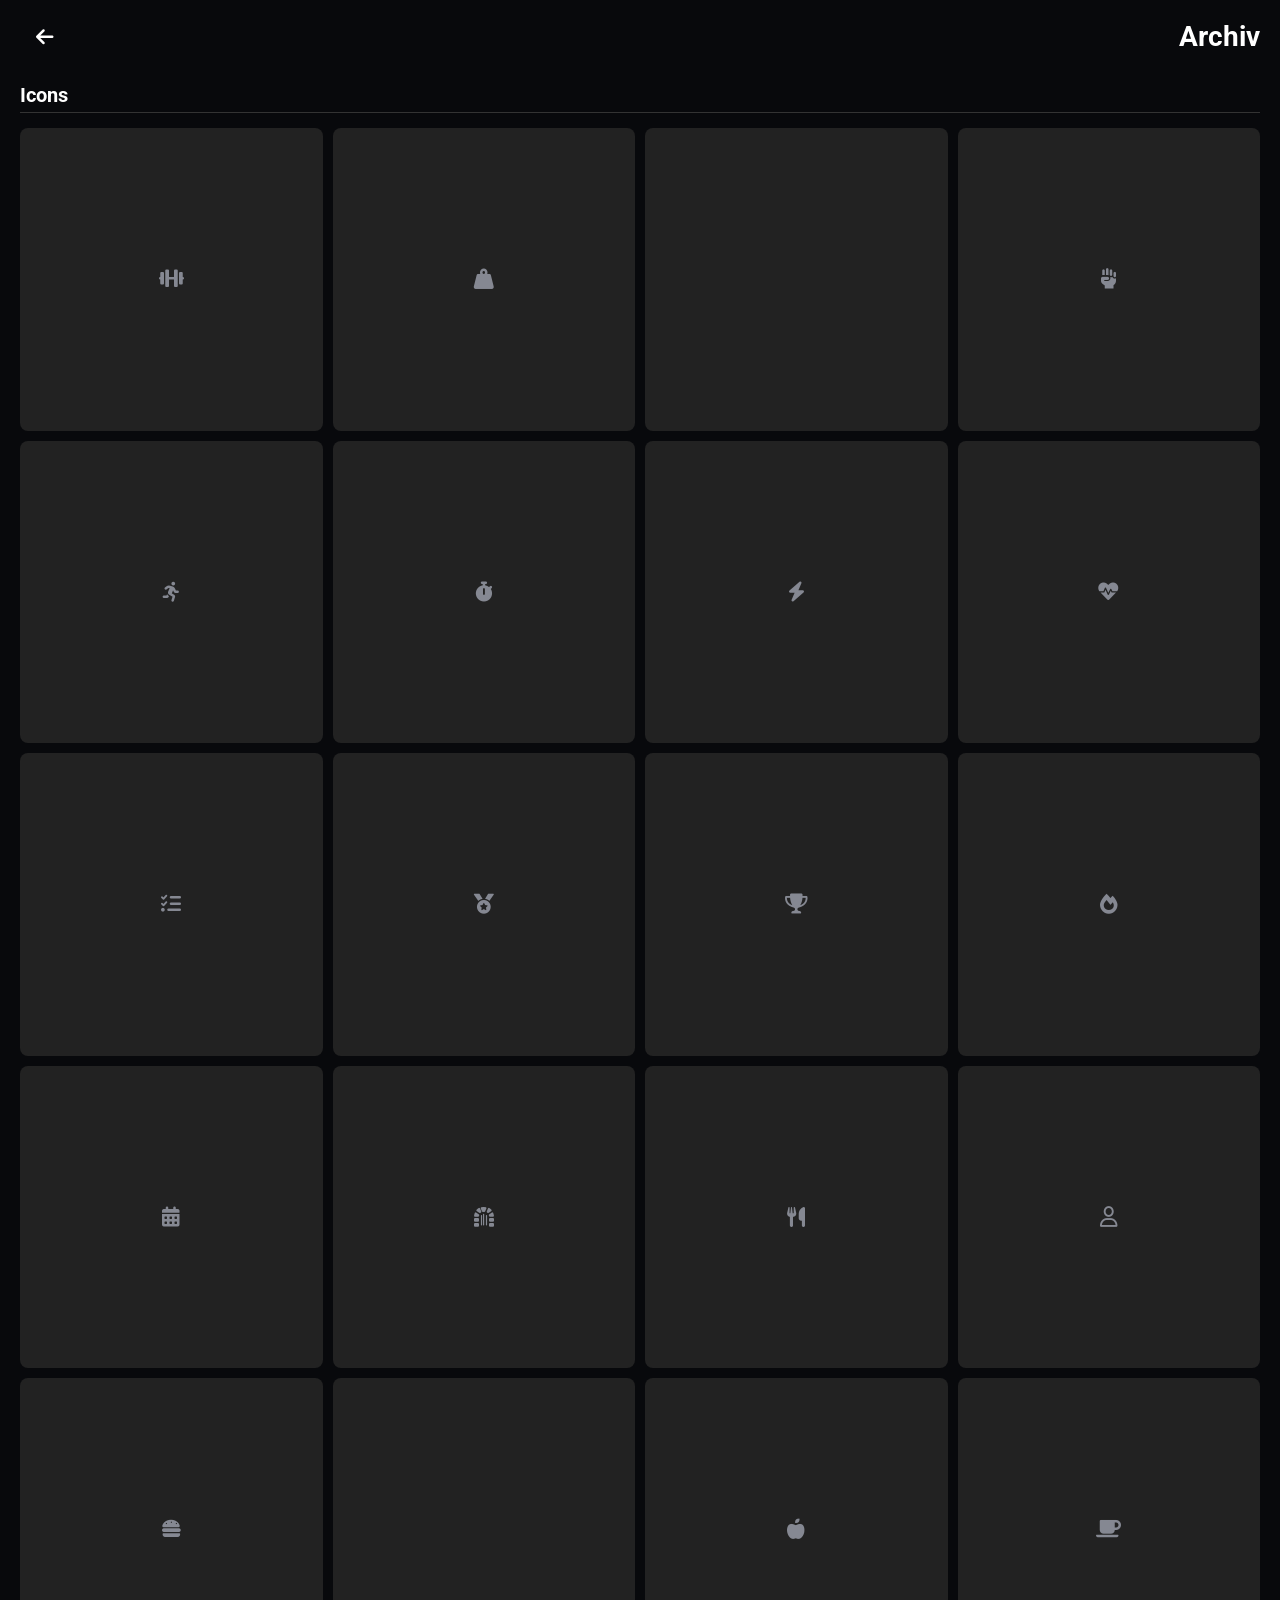
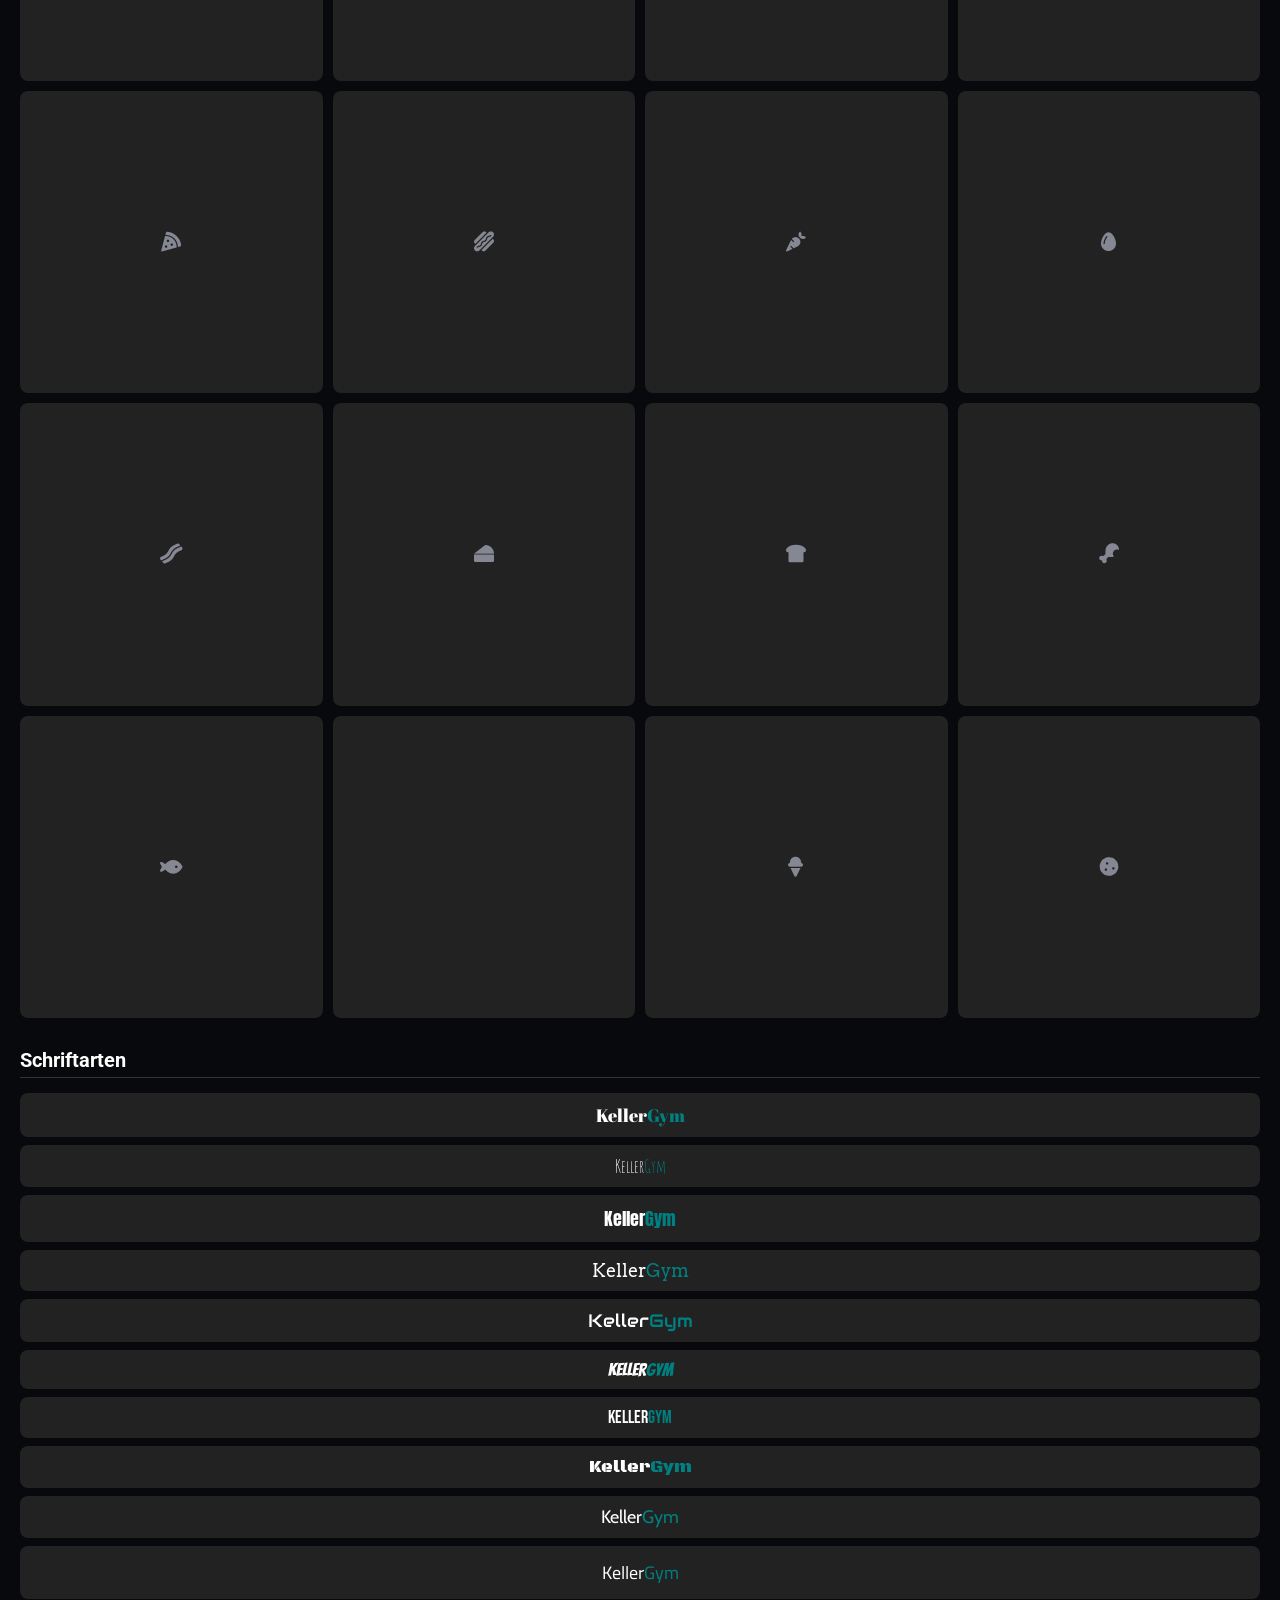
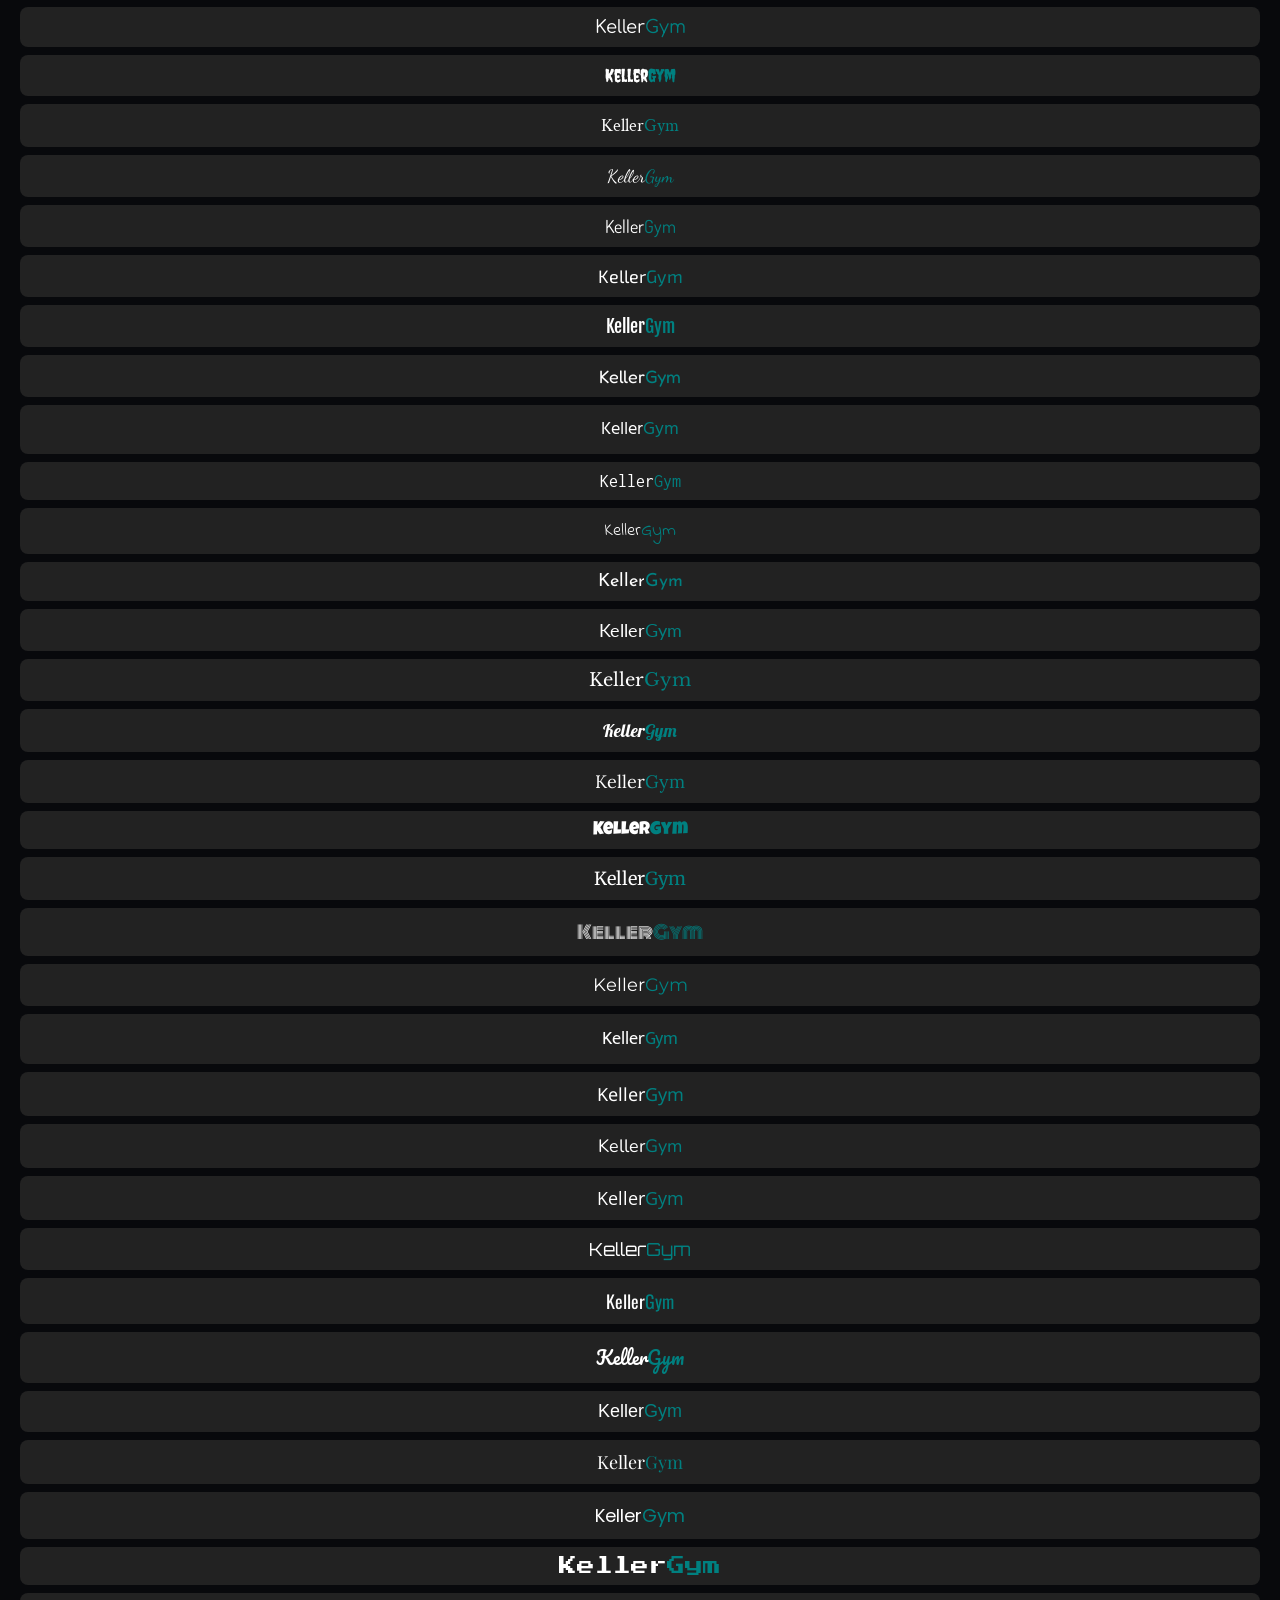
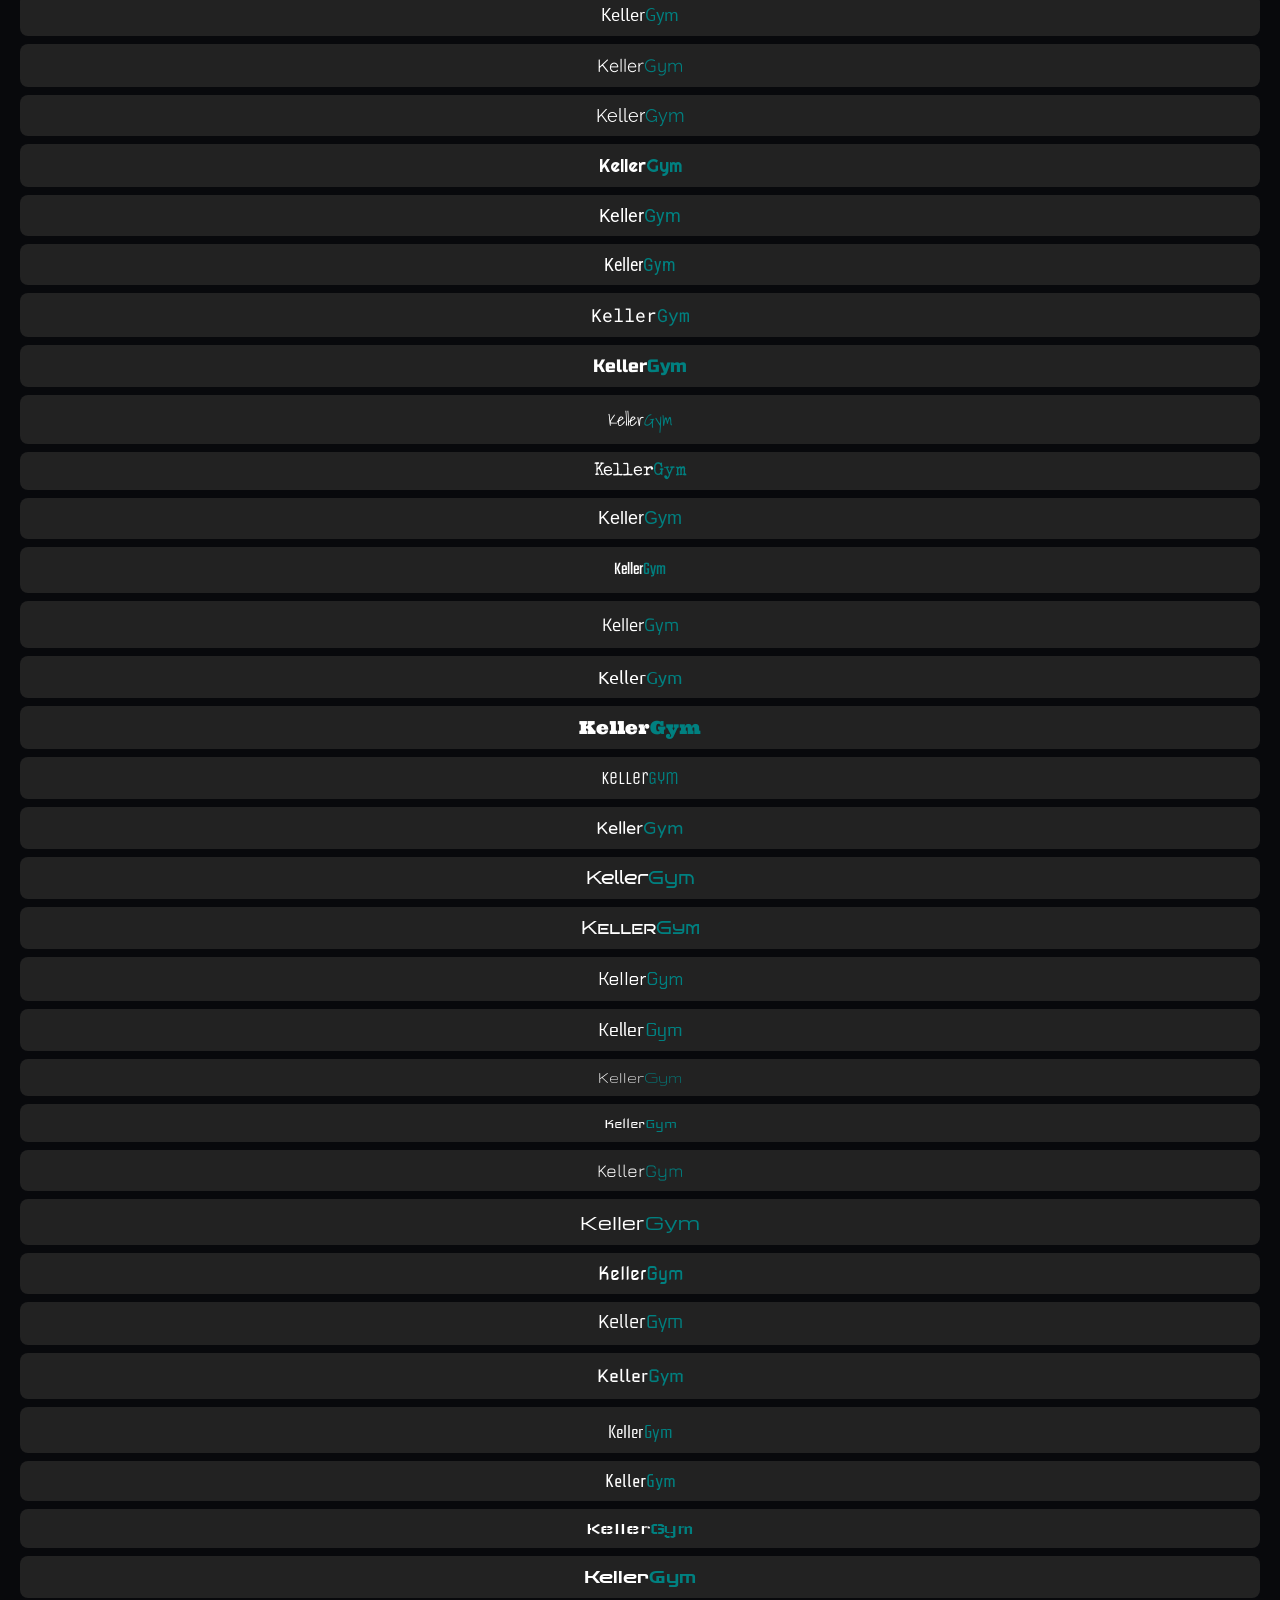
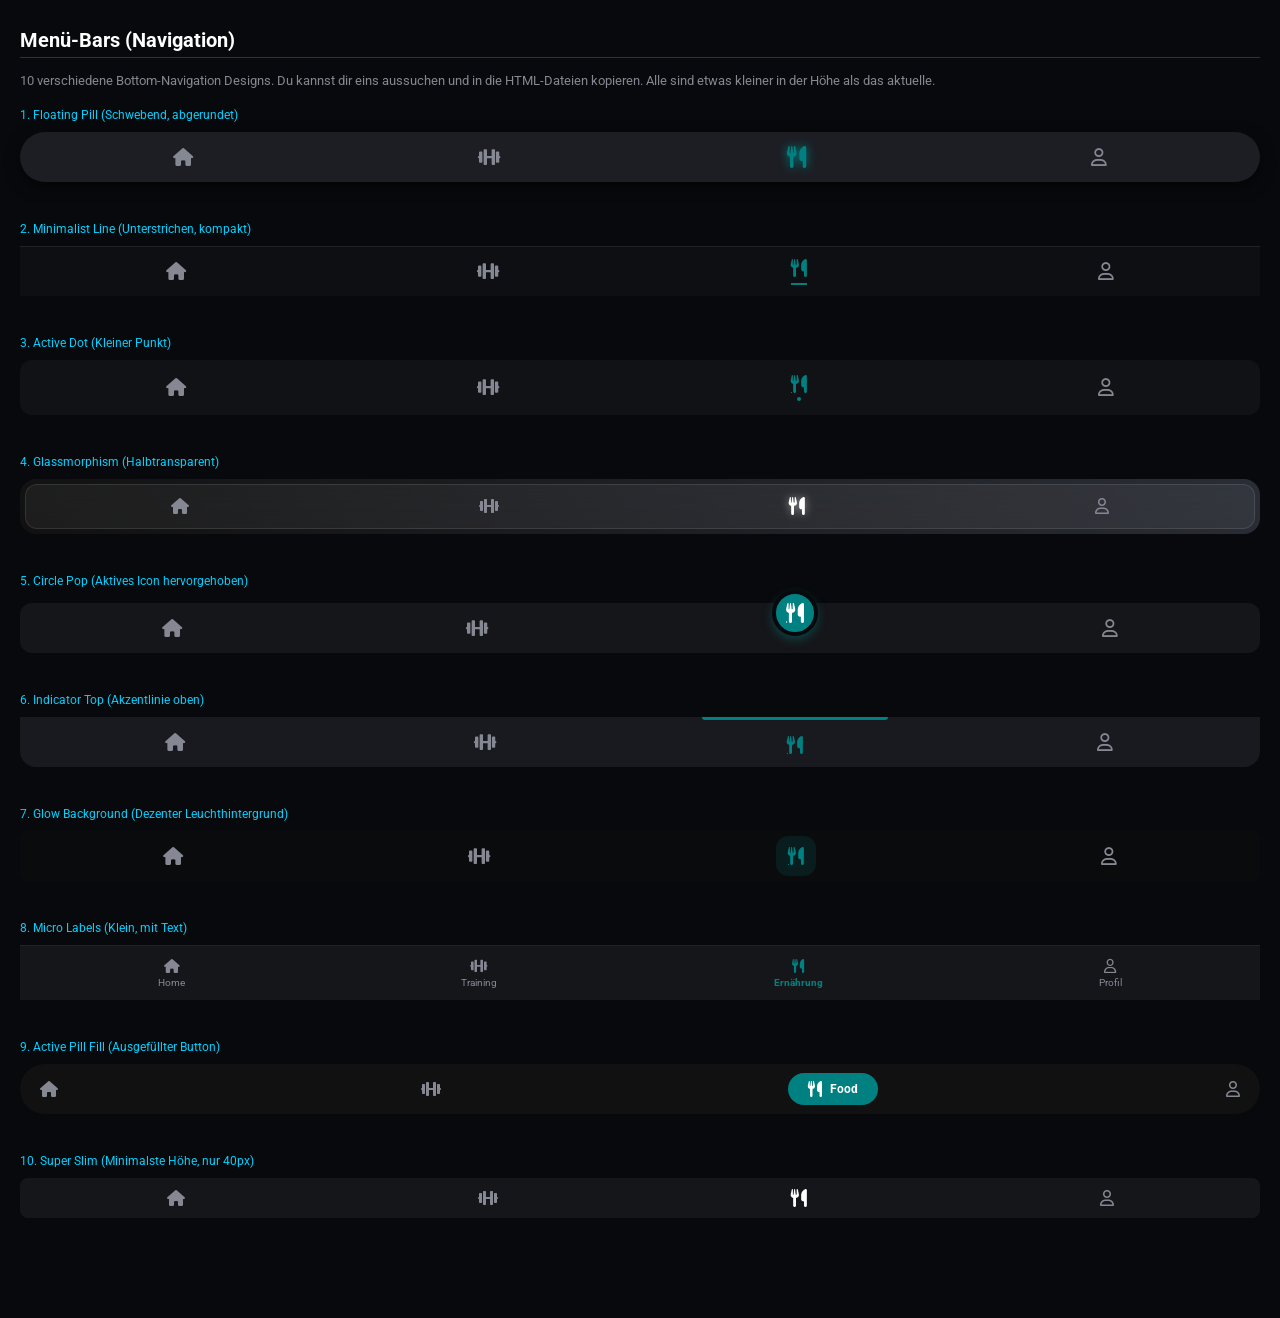
<file: archive.html>
<!DOCTYPE html>
<html lang="de">
<head>
    <meta charset="UTF-8">
    <meta name="viewport" content="width=device-width, initial-scale=1.0, maximum-scale=1.0, user-scalable=no">
    <title>KellerGym - Archiv</title>
    <link rel="stylesheet" href="style.css">
    <link href="https://cdnjs.cloudflare.com/ajax/libs/font-awesome/6.0.0/css/all.min.css" rel="stylesheet">
    <!-- Font Imports for Preview -->
    <link rel="preconnect" href="https://fonts.googleapis.com">
    <link rel="preconnect" href="https://fonts.gstatic.com" crossorigin>
    <link href="https://fonts.googleapis.com/css2?family=Abril+Fatface&family=Amatic+SC:wght@700&family=Anton&family=Arvo:wght@700&family=Audiowide&family=Bangers&family=Bebas+Neue&family=Black+Ops+One&family=Cabin:wght@700&family=Cairo:wght@900&family=Comfortaa:wght@700&family=Creepster&family=Crimson+Text:wght@700&family=Dancing+Script:wght@700&family=Dosis:wght@800&family=Exo+2:wght@900&family=Fjalla+One&family=Fredoka+One&family=Hind:wght@700&family=Inconsolata:wght@900&family=Indie+Flower&family=Josefin+Sans:wght@700&family=Lato:wght@900&family=Libre+Baskerville:wght@700&family=Lobster&family=Lora:wght@700&family=Luckiest+Guy&family=Merriweather:wght@900&family=Monoton&family=Montserrat:wght@900&family=Mukta:wght@800&family=Noto+Sans:wght@900&family=Nunito:wght@900&family=Open+Sans:wght@800&family=Orbitron:wght@900&family=Oswald:wght@700&family=Pacifico&family=Permanent+Marker&family=Playfair+Display:wght@900&family=Poppins:wght@900&family=Press+Start+2P&family=PT+Sans:wght@700&family=Quicksand:wght@700&family=Raleway:wght@900&family=Righteous&family=Roboto:wght@900&family=Roboto+Condensed:wght@700&family=Roboto+Mono:wght@700&family=Russo+One&family=Shadows+Into+Light&family=Special+Elite&family=Syncopate:wght@700&family=Teko:wght@700&family=Titillium+Web:wght@900&family=Ubuntu:wght@700&family=Ultra&family=Unica+One&family=Varela+Round&family=Bruno+Ace&family=Bruno+Ace+SC&family=Chakra+Petch:wght@700&family=Electrolize&family=Gruppo&family=Iceland&family=Jura:wght@700&family=Michroma&family=Nova+Square&family=Oxanium:wght@700&family=Quantico:wght@700&family=Rationale&family=Share+Tech&family=Wallpoet&family=Zen+Dots&display=swap" rel="stylesheet">

    <style>
        body { 
            padding: 20px; 
            padding-bottom: 50px;
            overflow-y: auto !important; /* Enable scrolling */
            height: auto !important;
            display: block !important;
        }
        
        .section-header {
            font-size: 20px;
            font-weight: 700;
            margin-bottom: 15px;
            color: #fff;
            border-bottom: 1px solid #333;
            padding-bottom: 5px;
            margin-top: 30px;
        }

        /* Font & Icon Grid */
        .misc-grid {
            display: grid;
            grid-template-columns: repeat(4, 1fr);
            gap: 10px;
            margin-bottom: 20px;
        }
        .misc-item {
            background: #222;
            border-radius: 8px;
            aspect-ratio: 1;
            display: flex;
            align-items: center;
            justify-content: center;
            font-size: 20px;
            color: var(--text-mute);
        }
        
        .font-list-prof {
            display: flex;
            flex-direction: column;
            gap: 8px;
        }
        .font-item-prof {
            background: #222;
            padding: 10px;
            border-radius: 8px;
            font-size: 18px;
            text-align: center;
        }
    </style>
</head>
<body>

    <div class="header-row" style="display:flex; align-items:center; gap:20px; margin-bottom:20px;">
        <a href="profile.html" class="nav-icon" style="text-decoration:none; color:white; font-size:20px;"><i class="fa-solid fa-arrow-left"></i></a>
        <h1 style="margin:0;">Archiv</h1>
    </div>

    <!-- Icons -->
    <div class="section-header">Icons</div>
    <div class="misc-grid">
        <div class="misc-item" title="Dumbbell"><i class="fa-solid fa-dumbbell"></i></div>
        <div class="misc-item" title="Weight"><i class="fa-solid fa-weight-hanging"></i></div>
        <div class="misc-item" title="Person Lifting"><i class="fa-solid fa-person-lifting-weights"></i></div>
        <div class="misc-item" title="Hand Fist"><i class="fa-solid fa-hand-fist"></i></div>
        <div class="misc-item" title="Running"><i class="fa-solid fa-person-running"></i></div>
        <div class="misc-item" title="Stopwatch"><i class="fa-solid fa-stopwatch"></i></div>
        <div class="misc-item" title="Bolt"><i class="fa-solid fa-bolt"></i></div>
        <div class="misc-item" title="Heart Pulse"><i class="fa-solid fa-heart-pulse"></i></div>
        <div class="misc-item" title="List Check"><i class="fa-solid fa-list-check"></i></div>
        <div class="misc-item" title="Medal"><i class="fa-solid fa-medal"></i></div>
        <div class="misc-item" title="Trophy"><i class="fa-solid fa-trophy"></i></div>
        <div class="misc-item" title="Fire"><i class="fa-solid fa-fire"></i></div>
        <div class="misc-item" title="Calendar"><i class="fa-solid fa-calendar-days"></i></div>
        <div class="misc-item" title="Dungeon"><i class="fa-solid fa-dungeon"></i></div>
        <div class="misc-item" title="Utensils"><i class="fa-solid fa-utensils"></i></div>
        <div class="misc-item" title="User"><i class="fa-regular fa-user"></i></div>
        
        <!-- Essen / Mahlzeiten Icons -->
        <div class="misc-item" title="Burger"><i class="fa-solid fa-burger"></i></div>
        <div class="misc-item" title="Bowl Rice"><i class="fa-solid fa-bowl-rice"></i></div>
        <div class="misc-item" title="Apple Whole"><i class="fa-solid fa-apple-whole"></i></div>
        <div class="misc-item" title="Mug Saucer"><i class="fa-solid fa-mug-saucer"></i></div>
        <div class="misc-item" title="Pizza Slice"><i class="fa-solid fa-pizza-slice"></i></div>
        <div class="misc-item" title="Hotdog"><i class="fa-solid fa-hotdog"></i></div>
        <div class="misc-item" title="Carrot"><i class="fa-solid fa-carrot"></i></div>
        <div class="misc-item" title="Egg"><i class="fa-solid fa-egg"></i></div>
        <div class="misc-item" title="Bacon"><i class="fa-solid fa-bacon"></i></div>
        <div class="misc-item" title="Cheese"><i class="fa-solid fa-cheese"></i></div>
        <div class="misc-item" title="Bread Slice"><i class="fa-solid fa-bread-slice"></i></div>
        <div class="misc-item" title="Drumstick"><i class="fa-solid fa-drumstick-bite"></i></div>
        <div class="misc-item" title="Fish"><i class="fa-solid fa-fish"></i></div>
        <div class="misc-item" title="Bowl Food"><i class="fa-solid fa-bowl-food"></i></div>
        <div class="misc-item" title="Ice Cream"><i class="fa-solid fa-ice-cream"></i></div>
        <div class="misc-item" title="Cookie"><i class="fa-solid fa-cookie"></i></div>
    </div>
    
    <!-- Fonts -->
    <div class="section-header">Schriftarten</div>
    <div id="prof-font-list" class="font-list-prof"></div>

    <!-- Menü-Bars (Navigation) -->
    <div class="section-header">Menü-Bars (Navigation)</div>
    <div style="font-size: 13px; color: var(--text-mute); margin-bottom: 20px;">
        10 verschiedene Bottom-Navigation Designs. Du kannst dir eins aussuchen und in die HTML-Dateien kopieren. Alle sind etwas kleiner in der Höhe als das aktuelle.
    </div>

    <div style="display: flex; flex-direction: column; gap: 40px; margin-bottom: 50px;">
        
        <!-- Option 1: Floating Pill -->
        <div style="position: relative; width: 100%; background: transparent;">
            <div style="font-size: 12px; margin-bottom: 10px; color: var(--accent-blue);">1. Floating Pill (Schwebend, abgerundet)</div>
            <div style="background: #1c1e24; border-radius: 30px; height: 50px; display: flex; justify-content: space-around; align-items: center; padding: 0 10px; box-shadow: 0 5px 15px rgba(0,0,0,0.5);">
                <a href="#" style="color: var(--text-mute); font-size: 18px;"><i class="fa-solid fa-house"></i></a>
                <a href="#" style="color: var(--text-mute); font-size: 18px;"><i class="fa-solid fa-dumbbell"></i></a>
                <a href="#" style="color: var(--primary); font-size: 22px; filter: drop-shadow(0 0 5px var(--primary));"><i class="fa-solid fa-utensils"></i></a>
                <a href="#" style="color: var(--text-mute); font-size: 18px;"><i class="fa-regular fa-user"></i></a>
            </div>
        </div>

        <!-- Option 2: Minimalist Line -->
        <div style="position: relative; width: 100%; background: transparent;">
            <div style="font-size: 12px; margin-bottom: 10px; color: var(--accent-blue);">2. Minimalist Line (Unterstrichen, kompakt)</div>
            <div style="background: #0d0f12; height: 50px; display: flex; justify-content: space-around; align-items: center; border-top: 1px solid #222;">
                <a href="#" style="color: var(--text-mute); font-size: 18px;"><i class="fa-solid fa-house"></i></a>
                <a href="#" style="color: var(--text-mute); font-size: 18px;"><i class="fa-solid fa-dumbbell"></i></a>
                <a href="#" style="color: var(--primary); font-size: 18px; border-bottom: 2px solid var(--primary); padding-bottom: 4px;"><i class="fa-solid fa-utensils"></i></a>
                <a href="#" style="color: var(--text-mute); font-size: 18px;"><i class="fa-regular fa-user"></i></a>
            </div>
        </div>

        <!-- Option 3: Active Dot -->
        <div style="position: relative; width: 100%; background: transparent;">
            <div style="font-size: 12px; margin-bottom: 10px; color: var(--accent-blue);">3. Active Dot (Kleiner Punkt)</div>
            <div style="background: #111216; height: 55px; border-radius: 12px; display: flex; justify-content: space-around; align-items: center;">
                <a href="#" style="color: var(--text-mute); font-size: 18px;"><i class="fa-solid fa-house"></i></a>
                <a href="#" style="color: var(--text-mute); font-size: 18px;"><i class="fa-solid fa-dumbbell"></i></a>
                <a href="#" style="display: flex; flex-direction: column; align-items: center; gap: 4px; color: var(--primary); font-size: 18px;">
                    <i class="fa-solid fa-utensils"></i>
                    <div style="width: 4px; height: 4px; background: var(--primary); border-radius: 50%;"></div>
                </a>
                <a href="#" style="color: var(--text-mute); font-size: 18px;"><i class="fa-regular fa-user"></i></a>
            </div>
        </div>

        <!-- Option 4: Glassmorphism -->
        <div style="position: relative; width: 100%; background: transparent;">
            <div style="font-size: 12px; margin-bottom: 10px; color: var(--accent-blue);">4. Glassmorphism (Halbtransparent)</div>
            <div style="background: linear-gradient(45deg, #111, #2a2d35); padding: 5px; border-radius: 16px;">
                <div style="background: rgba(255, 255, 255, 0.05); backdrop-filter: blur(10px); height: 45px; border-radius: 12px; display: flex; justify-content: space-around; align-items: center; border: 1px solid rgba(255,255,255,0.1);">
                    <a href="#" style="color: var(--text-mute); font-size: 16px;"><i class="fa-solid fa-house"></i></a>
                    <a href="#" style="color: var(--text-mute); font-size: 16px;"><i class="fa-solid fa-dumbbell"></i></a>
                    <a href="#" style="color: white; font-size: 18px; text-shadow: 0 0 8px rgba(255,255,255,0.5);"><i class="fa-solid fa-utensils"></i></a>
                    <a href="#" style="color: var(--text-mute); font-size: 16px;"><i class="fa-regular fa-user"></i></a>
                </div>
            </div>
        </div>

        <!-- Option 5: Circle Pop -->
        <div style="position: relative; width: 100%; background: transparent;">
            <div style="font-size: 12px; margin-bottom: 10px; color: var(--accent-blue);">5. Circle Pop (Aktives Icon hervorgehoben)</div>
            <div style="background: #15161A; height: 50px; margin-top: 15px; display: flex; justify-content: space-around; align-items: center; position: relative; border-radius: 12px;">
                <a href="#" style="color: var(--text-mute); font-size: 18px;"><i class="fa-solid fa-house"></i></a>
                <a href="#" style="color: var(--text-mute); font-size: 18px;"><i class="fa-solid fa-dumbbell"></i></a>
                
                <a href="#" style="background: var(--primary); width: 46px; height: 46px; border-radius: 50%; display: flex; align-items: center; justify-content: center; color: white; font-size: 20px; position: relative; top: -15px; border: 4px solid var(--bg-body); box-shadow: 0 4px 10px rgba(0, 128, 128, 0.4);">
                    <i class="fa-solid fa-utensils"></i>
                </a>
                
                <a href="#" style="color: var(--text-mute); font-size: 18px;"><i class="fa-regular fa-user"></i></a>
            </div>
        </div>

        <!-- Option 6: Indicator Top -->
        <div style="position: relative; width: 100%; background: transparent;">
            <div style="font-size: 12px; margin-bottom: 10px; color: var(--accent-blue);">6. Indicator Top (Akzentlinie oben)</div>
            <div style="background: #181a20; height: 50px; display: flex; justify-content: space-around; align-items: center; border-radius: 0 0 16px 16px;">
                <a href="#" style="color: var(--text-mute); font-size: 18px; width: 25%; text-align: center;"><i class="fa-solid fa-house"></i></a>
                <a href="#" style="color: var(--text-mute); font-size: 18px; width: 25%; text-align: center;"><i class="fa-solid fa-dumbbell"></i></a>
                <a href="#" style="color: var(--primary); font-size: 18px; width: 25%; text-align: center; height: 100%; display: flex; flex-direction: column; justify-content: space-between; align-items: center;">
                    <div style="width: 60%; height: 3px; background: var(--primary); border-radius: 0 0 3px 3px;"></div>
                    <i class="fa-solid fa-utensils" style="margin-bottom: 13px;"></i>
                </a>
                <a href="#" style="color: var(--text-mute); font-size: 18px; width: 25%; text-align: center;"><i class="fa-regular fa-user"></i></a>
            </div>
        </div>

        <!-- Option 7: Glow Background -->
        <div style="position: relative; width: 100%; background: transparent;">
            <div style="font-size: 12px; margin-bottom: 10px; color: var(--accent-blue);">7. Glow Background (Dezenter Leuchthintergrund)</div>
            <div style="background: #0a0b0d; height: 50px; display: flex; justify-content: space-around; align-items: center; border-radius: 8px;">
                <a href="#" style="color: var(--text-mute); font-size: 18px;"><i class="fa-solid fa-house"></i></a>
                <a href="#" style="color: var(--text-mute); font-size: 18px;"><i class="fa-solid fa-dumbbell"></i></a>
                <a href="#" style="color: var(--primary); font-size: 18px; background: rgba(0, 128, 128, 0.15); width: 40px; height: 40px; border-radius: 12px; display: flex; align-items: center; justify-content: center;">
                    <i class="fa-solid fa-utensils"></i>
                </a>
                <a href="#" style="color: var(--text-mute); font-size: 18px;"><i class="fa-regular fa-user"></i></a>
            </div>
        </div>

        <!-- Option 8: Label Minimal -->
        <div style="position: relative; width: 100%; background: transparent;">
            <div style="font-size: 12px; margin-bottom: 10px; color: var(--accent-blue);">8. Micro Labels (Klein, mit Text)</div>
            <div style="background: #15161A; height: 55px; border-top: 1px solid #222; display: flex; justify-content: space-around; align-items: center;">
                <a href="#" style="display: flex; flex-direction: column; align-items: center; gap: 4px; color: var(--text-mute); text-decoration: none;">
                    <i class="fa-solid fa-house" style="font-size: 14px;"></i>
                    <span style="font-size: 10px;">Home</span>
                </a>
                <a href="#" style="display: flex; flex-direction: column; align-items: center; gap: 4px; color: var(--text-mute); text-decoration: none;">
                    <i class="fa-solid fa-dumbbell" style="font-size: 14px;"></i>
                    <span style="font-size: 10px;">Training</span>
                </a>
                <a href="#" style="display: flex; flex-direction: column; align-items: center; gap: 4px; color: var(--primary); text-decoration: none;">
                    <i class="fa-solid fa-utensils" style="font-size: 14px;"></i>
                    <span style="font-size: 10px; font-weight: bold;">Ernährung</span>
                </a>
                <a href="#" style="display: flex; flex-direction: column; align-items: center; gap: 4px; color: var(--text-mute); text-decoration: none;">
                    <i class="fa-regular fa-user" style="font-size: 14px;"></i>
                    <span style="font-size: 10px;">Profil</span>
                </a>
            </div>
        </div>

        <!-- Option 9: Active Pill Fill -->
        <div style="position: relative; width: 100%; background: transparent;">
            <div style="font-size: 12px; margin-bottom: 10px; color: var(--accent-blue);">9. Active Pill Fill (Ausgefüllter Button)</div>
            <div style="background: #111; height: 50px; border-radius: 25px; display: flex; justify-content: space-between; align-items: center; padding: 0 5px;">
                <a href="#" style="color: var(--text-mute); font-size: 16px; padding: 10px 15px;"><i class="fa-solid fa-house"></i></a>
                <a href="#" style="color: var(--text-mute); font-size: 16px; padding: 10px 15px;"><i class="fa-solid fa-dumbbell"></i></a>
                <a href="#" style="background: var(--primary); color: white; font-size: 16px; padding: 8px 20px; border-radius: 20px; display: flex; align-items: center; gap: 8px; text-decoration: none;">
                    <i class="fa-solid fa-utensils"></i>
                    <span style="font-size: 12px; font-weight: bold;">Food</span>
                </a>
                <a href="#" style="color: var(--text-mute); font-size: 16px; padding: 10px 15px;"><i class="fa-regular fa-user"></i></a>
            </div>
        </div>

        <!-- Option 10: Super Slim -->
        <div style="position: relative; width: 100%; background: transparent;">
            <div style="font-size: 12px; margin-bottom: 10px; color: var(--accent-blue);">10. Super Slim (Minimalste Höhe, nur 40px)</div>
            <div style="background: #15161A; height: 40px; display: flex; justify-content: space-around; align-items: center; border-radius: 8px;">
                <a href="#" style="color: var(--text-mute); font-size: 16px;"><i class="fa-solid fa-house"></i></a>
                <a href="#" style="color: var(--text-mute); font-size: 16px;"><i class="fa-solid fa-dumbbell"></i></a>
                <a href="#" style="color: white; font-size: 18px;"><i class="fa-solid fa-utensils"></i></a>
                <a href="#" style="color: var(--text-mute); font-size: 16px;"><i class="fa-regular fa-user"></i></a>
            </div>
        </div>
    </div>

    <script>
        document.addEventListener('DOMContentLoaded', () => {
             renderFonts();
        });

        function renderFonts() {
             const fonts = [
                'Abril Fatface', 'Amatic SC', 'Anton', 'Arvo', 'Audiowide', 'Bangers', 'Bebas Neue', 
                'Black Ops One', 'Cabin', 'Cairo', 'Comfortaa', 'Creepster', 'Crimson Text', 'Dancing Script', 
                'Dosis', 'Exo 2', 'Fjalla One', 'Fredoka One', 'Hind', 'Inconsolata', 'Indie Flower', 
                'Josefin Sans', 'Lato', 'Libre Baskerville', 'Lobster', 'Lora', 'Luckiest Guy', 'Merriweather', 
                'Monoton', 'Montserrat', 'Mukta', 'Noto Sans', 'Nunito', 'Open Sans', 'Orbitron', 'Oswald', 
                'Pacifico', 'Permanent Marker', 'Playfair+Display', 'Poppins', 'Press Start 2P', 'PT Sans', 
                'Quicksand', 'Raleway', 'Righteous', 'Roboto', 'Roboto Condensed', 'Roboto Mono', 'Russo One', 
                'Shadows Into Light', 'Special Elite', 'Syncopate', 'Teko', 'Titillium Web', 'Ubuntu', 'Ultra', 
                'Unica One', 'Varela Round', 'Bruno Ace', 'Bruno Ace SC', 'Chakra Petch', 'Electrolize', 
                'Gruppo', 'Iceland', 'Jura', 'Michroma', 'Nova Square', 'Oxanium', 'Quantico', 'Rationale', 
                'Share Tech', 'Wallpoet', 'Zen Dots'
            ];
            
            const list = document.getElementById('prof-font-list');
            fonts.forEach(font => {
                const el = document.createElement('div');
                el.className = 'font-item-prof';
                // Handle spaces for CSS vs URL
                const fontName = font.replace(/\+/g, ' ');
                el.style.fontFamily = `"${fontName}", sans-serif`;
                el.innerText = '';
                el.innerHTML = 'Keller<span style="color:var(--primary)">Gym</span>';
                el.style.color = 'white';
                list.appendChild(el);
            });
        }
    </script>
</body>
</html>
</file>
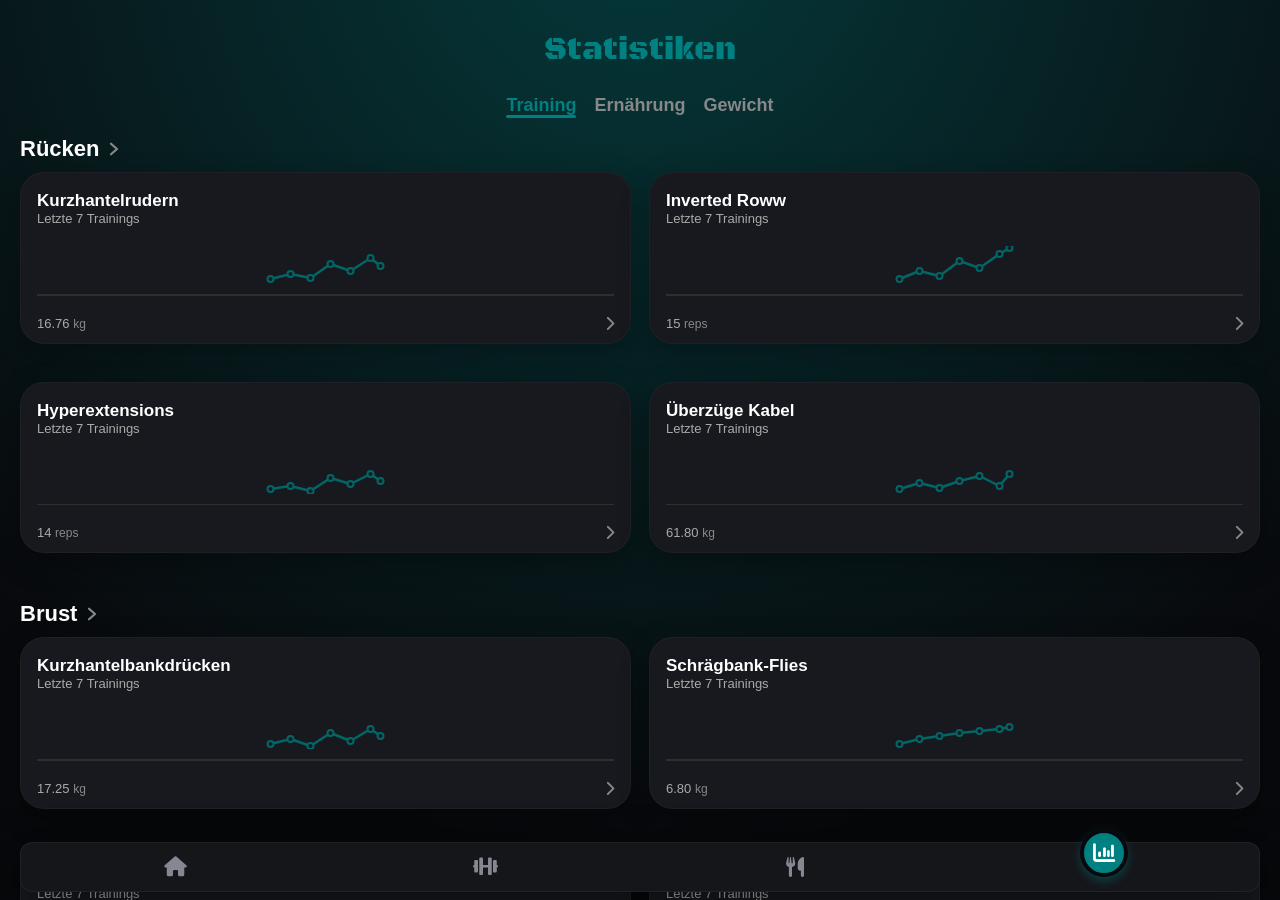
<file: statistik.html>
<!DOCTYPE html>
<html lang="de">
<head>
    <meta charset="UTF-8">
    <meta name="viewport" content="width=device-width, initial-scale=1.0, maximum-scale=1.0, user-scalable=no, viewport-fit=cover">
    <title>KellerGym - Statistik</title>
    <link rel="stylesheet" href="style.css">
    <link href="https://cdnjs.cloudflare.com/ajax/libs/font-awesome/6.0.0/css/all.min.css" rel="stylesheet">
    <link href="https://fonts.googleapis.com/css2?family=Black+Ops+One&display=swap" rel="stylesheet">
    <style>
        .statistik-tabs {
            display: flex;
            justify-content: center;
            gap: 18px;
            margin-bottom: 18px;
            position: relative;
        }
        .statistik-tab {
            color: #888;
            font-weight: 700;
            font-size: 18px;
            background: none;
            border: none;
            outline: none;
            cursor: pointer;
            padding: 0 0 2px 0;
            transition: color 0.2s;
        }
        .statistik-tab.active {
            color: var(--primary);
        }
        .statistik-underline {
            position: absolute;
            left: 0;
            bottom: 0;
            height: 3px;
            background: var(--primary);
            border-radius: 2px;
            transition: left 0.35s cubic-bezier(0.4,0,0.2,1), width 0.35s cubic-bezier(0.4,0,0.2,1);
        }
        /* Globale Utility-Klasse für SVG-Reveal von links */
        .svg-reveal-left {
            mask-image: linear-gradient(90deg, #000 60%, transparent 100%);
            -webkit-mask-image: linear-gradient(90deg, #000 60%, transparent 100%);
            mask-size: 200% 100%;
            -webkit-mask-size: 200% 100%;
            mask-position: -100% 0;
            -webkit-mask-position: -100% 0;
            animation: svg-reveal-left-anim 1.1s cubic-bezier(0.4,0,0.2,1) 0.2s both;
        }
        @keyframes svg-reveal-left-anim {
            from {
                mask-position: -100% 0;
                -webkit-mask-position: -100% 0;
            }
            to {
                mask-position: 0 0;
                -webkit-mask-position: 0 0;
            }
        }
        :root {
            --diagram-stroke: #006666; /* alt: #00ffd0 */
            --diagram-space-top: 20px;
            --diagram-space-bottom: 20px;
        }
        body {
            background: var(--bg-body) radial-gradient(circle at 50% -10%, rgba(0, 128, 128, 0.4) 0%, rgba(8, 9, 12, 0) 80%) no-repeat;
            background-attachment: fixed;
            height: 100dvh;
        }
        #app-viewport { padding-bottom: 90px !important; }
        .simple-card, .carbon-card {
            background-color: #15161A;
            border-radius: 24px;
        }
    </style>
    <script>
        document.addEventListener('DOMContentLoaded', function() {
            // Chart Animation as function
            function playChartAnimation() {
                document.querySelectorAll('.chart-anim-group').forEach(group => {
                    const segs = group.querySelectorAll('.chart-segment-anim');
                    const pts = group.querySelectorAll('.chart-pt-anim');
                    const steps = Math.max(segs.length, pts.length);
                    // Reset all
                    segs.forEach(s => { s.style.opacity = 0; });
                    pts.forEach(p => { p.style.opacity = 0; });
                    for (let i = 0; i < steps; i++) {
                        setTimeout(() => {
                            if (segs[i]) {
                                segs[i].style.transition = 'opacity 0.35s cubic-bezier(0.4,0,0.2,1)';
                                segs[i].style.opacity = 1;
                            }
                            if (pts[i]) {
                                pts[i].style.transition = 'opacity 0.35s cubic-bezier(0.4,0,0.2,1)';
                                pts[i].style.opacity = 1;
                            }
                        }, 350 + i * 120);
                    }
                });
            }
            // Sofortiges Ausblenden der Liniendiagramme im Training-Tab
            function hideTrainingCharts() {
                // Nur im ersten statistik-tab-content (Training)
                var trainingContent = document.querySelectorAll('.statistik-tab-content')[0];
                if (!trainingContent) return;
                trainingContent.querySelectorAll('.chart-segment-anim, .chart-pt-anim').forEach(el => {
                    el.style.transition = 'none';
                    el.style.opacity = 0;
                });
            }
            // Initial animation on load
            playChartAnimation();

            // Statistik Tabs
            const tabs = Array.from(document.querySelectorAll('.statistik-tab'));
            const underline = document.querySelector('.statistik-underline');
            const tabContents = document.querySelectorAll('.statistik-tab-content');
            function updateUnderline() {
                const active = document.querySelector('.statistik-tab.active');
                if (!active) return;
                const rect = active.getBoundingClientRect();
                const parentRect = active.parentElement.getBoundingClientRect();
                underline.style.left = (rect.left - parentRect.left) + 'px';
                underline.style.width = rect.width + 'px';
            }
            tabs.forEach((tab, idx) => {
                tab.addEventListener('click', () => {
                    const prevIdx = tabs.findIndex(t => t.classList.contains('active'));
                    // Wenn man von Training (idx 0) wegwechselt, sofort ausblenden
                    if (prevIdx === 0 && idx !== 0) hideTrainingCharts();
                    tabs.forEach(t => t.classList.remove('active'));
                    tab.classList.add('active');
                    tabContents.forEach((c, i) => c.style.display = (i === idx ? '' : 'none'));
                    updateUnderline();
                    // Play chart animation if switching to Training tab
                    if (idx === 0) playChartAnimation();
                });
            });
            // Initial underline position
            updateUnderline();
            window.addEventListener('resize', updateUnderline);
        });
    </script>
</head>
<body>
    <div id="app-viewport">
        <div class="header-row" style="justify-content:center; margin-top:10px; margin-bottom: 25px;">
            <h1 style="font-family: 'Black Ops One', cursive; color: var(--primary); font-size: 32px; margin:0; font-weight: 400;">Statistiken</h1>
        </div>
        <!--
            DEV-HINWEIS: Diese Statistik-Ansicht ist aktuell nur ein Platzhalter.
            Später sollen hier dynamisch alle Muskelgruppen und deren Übungen aus der Datenbank angezeigt werden.
        -->
        <div class="statistik-tabs">
            <button class="statistik-tab active" type="button">Training</button>
            <button class="statistik-tab" type="button">Ernährung</button>
            <button class="statistik-tab" type="button">Gewicht</button>
            <div class="statistik-underline"></div>
        </div>
        <div style="padding-bottom: 30px;">
                        <div class="statistik-tab-content" style="display:block;">
            <!-- Muskelgruppen Sektionen (Platzhalter) -->
            <div style="margin-bottom: 28px;">
                <div style="font-size: 22px; font-weight: 800; color: #fff; margin-bottom: 10px; display:flex; align-items:center; gap:6px;">Rücken
                    <svg width="18" height="18" viewBox="0 0 24 24" style="vertical-align:middle;"><polyline points="8,5 16,12 8,19" fill="none" stroke="#888" stroke-width="3" stroke-linecap="round" stroke-linejoin="round"/></svg>
                </div>
                <div style="display:grid; grid-template-columns:1fr 1fr; gap:18px;">
                    <div class="carbon-card" style="padding:18px 16px 12px 16px; background:#18191e;">
                        <div style="font-size:17px; font-weight:700; color:#fff;">Kurzhantelrudern</div>
                        <div style="font-size:13px; color:#aaa; margin-bottom:8px;">Letzte 7 Trainings</div>
                        <div style="margin-top:var(--diagram-space-top); margin-bottom:var(--diagram-space-bottom);">
                            <svg width="100%" height="38" viewBox="0 0 120 38">
                                <g class="chart-anim-group">
                                    <polyline class="chart-segment-anim" style="opacity:0" fill="none" stroke="var(--diagram-stroke)" stroke-width="2.5" stroke-linecap="round" stroke-linejoin="round" points="5,33 25,28"/>
                                    <polyline class="chart-segment-anim" style="opacity:0" fill="none" stroke="var(--diagram-stroke)" stroke-width="2.5" stroke-linecap="round" stroke-linejoin="round" points="25,28 45,32"/>
                                    <polyline class="chart-segment-anim" style="opacity:0" fill="none" stroke="var(--diagram-stroke)" stroke-width="2.5" stroke-linecap="round" stroke-linejoin="round" points="45,32 65,18"/>
                                    <polyline class="chart-segment-anim" style="opacity:0" fill="none" stroke="var(--diagram-stroke)" stroke-width="2.5" stroke-linecap="round" stroke-linejoin="round" points="65,18 85,25"/>
                                    <polyline class="chart-segment-anim" style="opacity:0" fill="none" stroke="var(--diagram-stroke)" stroke-width="2.5" stroke-linecap="round" stroke-linejoin="round" points="85,25 105,12"/>
                                    <polyline class="chart-segment-anim" style="opacity:0" fill="none" stroke="var(--diagram-stroke)" stroke-width="2.5" stroke-linecap="round" stroke-linejoin="round" points="105,12 115,20"/>
                                    <circle class="chart-pt-anim" cx="5" cy="33" r="3" fill="#18191e" stroke="var(--diagram-stroke)" stroke-width="2" style="opacity:0"/>
                                    <circle class="chart-pt-anim" cx="25" cy="28" r="3" fill="#18191e" stroke="var(--diagram-stroke)" stroke-width="2" style="opacity:0"/>
                                    <circle class="chart-pt-anim" cx="45" cy="32" r="3" fill="#18191e" stroke="var(--diagram-stroke)" stroke-width="2" style="opacity:0"/>
                                    <circle class="chart-pt-anim" cx="65" cy="18" r="3" fill="#18191e" stroke="var(--diagram-stroke)" stroke-width="2" style="opacity:0"/>
                                    <circle class="chart-pt-anim" cx="85" cy="25" r="3" fill="#18191e" stroke="var(--diagram-stroke)" stroke-width="2" style="opacity:0"/>
                                    <circle class="chart-pt-anim" cx="105" cy="12" r="3" fill="#18191e" stroke="var(--diagram-stroke)" stroke-width="2" style="opacity:0"/>
                                    <circle class="chart-pt-anim" cx="115" cy="20" r="3" fill="#18191e" stroke="var(--diagram-stroke)" stroke-width="2" style="opacity:0"/>
                                </g>
                            </svg>
                            <div style="height:1.5px; background:#5c5555; opacity:0.35; margin:6px 0 0 0;"></div>
                        </div>
                        <div style="display:flex; justify-content:space-between; align-items:center; font-size:15px; color:#fff;">
                            <span style="color:#aaa; font-size:13px;">16.76 <span style="font-size:12px; color:#888;">kg</span></span>
                            <i class="fa-solid fa-chevron-right" style="color:#888; font-size:15px;"></i>
                        </div>
                    </div>
                    <div class="carbon-card" style="padding:18px 16px 12px 16px; background:#18191e;">
                        <div style="font-size:17px; font-weight:700; color:#fff;">Inverted Roww</div>
                        <div style="font-size:13px; color:#aaa; margin-bottom:8px;">Letzte 7 Trainings</div>
                        <div style="margin-top:var(--diagram-space-top); margin-bottom:var(--diagram-space-bottom);">
                            <svg width="100%" height="38" viewBox="0 0 120 38" style="position:relative; z-index:2;">
                                <g class="chart-anim-group">
                                    <polyline class="chart-segment-anim" style="opacity:0" fill="none" stroke="var(--diagram-stroke)" stroke-width="2.5" stroke-linecap="round" stroke-linejoin="round" points="5,33 25,25"/>
                                    <polyline class="chart-segment-anim" style="opacity:0" fill="none" stroke="var(--diagram-stroke)" stroke-width="2.5" stroke-linecap="round" stroke-linejoin="round" points="25,25 45,30"/>
                                    <polyline class="chart-segment-anim" style="opacity:0" fill="none" stroke="var(--diagram-stroke)" stroke-width="2.5" stroke-linecap="round" stroke-linejoin="round" points="45,30 65,15"/>
                                    <polyline class="chart-segment-anim" style="opacity:0" fill="none" stroke="var(--diagram-stroke)" stroke-width="2.5" stroke-linecap="round" stroke-linejoin="round" points="65,15 85,22"/>
                                    <polyline class="chart-segment-anim" style="opacity:0" fill="none" stroke="var(--diagram-stroke)" stroke-width="2.5" stroke-linecap="round" stroke-linejoin="round" points="85,22 105,8"/>
                                    <polyline class="chart-segment-anim" style="opacity:0" fill="none" stroke="var(--diagram-stroke)" stroke-width="2.5" stroke-linecap="round" stroke-linejoin="round" points="105,8 115,2"/>
                                    <circle class="chart-pt-anim" cx="5" cy="33" r="3" fill="#18191e" stroke="var(--diagram-stroke)" stroke-width="2" style="opacity:0"/>
                                    <circle class="chart-pt-anim" cx="25" cy="25" r="3" fill="#18191e" stroke="var(--diagram-stroke)" stroke-width="2" style="opacity:0"/>
                                    <circle class="chart-pt-anim" cx="45" cy="30" r="3" fill="#18191e" stroke="var(--diagram-stroke)" stroke-width="2" style="opacity:0"/>
                                    <circle class="chart-pt-anim" cx="65" cy="15" r="3" fill="#18191e" stroke="var(--diagram-stroke)" stroke-width="2" style="opacity:0"/>
                                    <circle class="chart-pt-anim" cx="85" cy="22" r="3" fill="#18191e" stroke="var(--diagram-stroke)" stroke-width="2" style="opacity:0"/>
                                    <circle class="chart-pt-anim" cx="105" cy="8" r="3" fill="#18191e" stroke="var(--diagram-stroke)" stroke-width="2" style="opacity:0"/>
                                    <circle class="chart-pt-anim" cx="115" cy="2" r="3" fill="#18191e" stroke="var(--diagram-stroke)" stroke-width="2" style="opacity:0"/>
                                </g>
                            </svg>
                            <div style="height:1.5px; background:#5c5555; opacity:0.35; margin:6px 0 0 0;"></div>
                        </div>
                        <div style="display:flex; justify-content:space-between; align-items:center; font-size:15px; color:#fff;">
                            <span style="color:#aaa; font-size:13px;">15 <span style="font-size:12px; color:#888;">reps</span></span>
                            <i class="fa-solid fa-chevron-right" style="color:#888; font-size:15px;"></i>
                        </div>
                    </div>
                    <div class="carbon-card" style="padding:18px 16px 12px 16px; background:#18191e;">
                        <div style="font-size:17px; font-weight:700; color:#fff;">Hyperextensions</div>
                        <div style="font-size:13px; color:#aaa; margin-bottom:8px;">Letzte 7 Trainings</div>
                        <div style="margin-top:var(--diagram-space-top); margin-bottom:var(--diagram-space-bottom);">
                            <svg width="100%" height="38" viewBox="0 0 120 38" style="position:relative; z-index:2;">
                                <g class="chart-anim-group">
                                    <polyline class="chart-segment-anim" style="opacity:0" fill="none" stroke="var(--diagram-stroke)" stroke-width="2.5" stroke-linecap="round" stroke-linejoin="round" points="5,33 25,30"/>
                                    <polyline class="chart-segment-anim" style="opacity:0" fill="none" stroke="var(--diagram-stroke)" stroke-width="2.5" stroke-linecap="round" stroke-linejoin="round" points="25,30 45,35"/>
                                    <polyline class="chart-segment-anim" style="opacity:0" fill="none" stroke="var(--diagram-stroke)" stroke-width="2.5" stroke-linecap="round" stroke-linejoin="round" points="45,35 65,22"/>
                                    <polyline class="chart-segment-anim" style="opacity:0" fill="none" stroke="var(--diagram-stroke)" stroke-width="2.5" stroke-linecap="round" stroke-linejoin="round" points="65,22 85,28"/>
                                    <polyline class="chart-segment-anim" style="opacity:0" fill="none" stroke="var(--diagram-stroke)" stroke-width="2.5" stroke-linecap="round" stroke-linejoin="round" points="85,28 105,18"/>
                                    <polyline class="chart-segment-anim" style="opacity:0" fill="none" stroke="var(--diagram-stroke)" stroke-width="2.5" stroke-linecap="round" stroke-linejoin="round" points="105,18 115,25"/>
                                    <circle class="chart-pt-anim" cx="5" cy="33" r="3" fill="#18191e" stroke="var(--diagram-stroke)" stroke-width="2" style="opacity:0"/>
                                    <circle class="chart-pt-anim" cx="25" cy="30" r="3" fill="#18191e" stroke="var(--diagram-stroke)" stroke-width="2" style="opacity:0"/>
                                    <circle class="chart-pt-anim" cx="45" cy="35" r="3" fill="#18191e" stroke="var(--diagram-stroke)" stroke-width="2" style="opacity:0"/>
                                    <circle class="chart-pt-anim" cx="65" cy="22" r="3" fill="#18191e" stroke="var(--diagram-stroke)" stroke-width="2" style="opacity:0"/>
                                    <circle class="chart-pt-anim" cx="85" cy="28" r="3" fill="#18191e" stroke="var(--diagram-stroke)" stroke-width="2" style="opacity:0"/>
                                    <circle class="chart-pt-anim" cx="105" cy="18" r="3" fill="#18191e" stroke="var(--diagram-stroke)" stroke-width="2" style="opacity:0"/>
                                    <circle class="chart-pt-anim" cx="115" cy="25" r="3" fill="#18191e" stroke="var(--diagram-stroke)" stroke-width="2" style="opacity:0"/>
                                </g>
                            </svg>
                            <div style="height:1.5px; background:#5c5555; opacity:0.35; margin:6px 0 0 0;"></div>
                        </div>
                        <div style="display:flex; justify-content:space-between; align-items:center; font-size:15px; color:#fff;">
                            <span style="color:#aaa; font-size:13px;">14 <span style="font-size:12px; color:#888;">reps</span></span>
                            <i class="fa-solid fa-chevron-right" style="color:#888; font-size:15px;"></i>
                        </div>
                    </div>
                    <div class="carbon-card" style="padding:18px 16px 12px 16px; background:#18191e;">
                        <div style="font-size:17px; font-weight:700; color:#fff;">Überzüge Kabel</div>
                        <div style="font-size:13px; color:#aaa; margin-bottom:8px;">Letzte 7 Trainings</div>
                        <div style="margin-top:var(--diagram-space-top); margin-bottom:var(--diagram-space-bottom);">
                            <svg width="100%" height="38" viewBox="0 0 120 38">
                                <g class="chart-anim-group">
                                    <polyline class="chart-segment-anim" style="opacity:0" fill="none" stroke="var(--diagram-stroke)" stroke-width="2.5" stroke-linecap="round" stroke-linejoin="round" points="5,33 25,27"/>
                                    <polyline class="chart-segment-anim" style="opacity:0" fill="none" stroke="var(--diagram-stroke)" stroke-width="2.5" stroke-linecap="round" stroke-linejoin="round" points="25,27 45,32"/>
                                    <polyline class="chart-segment-anim" style="opacity:0" fill="none" stroke="var(--diagram-stroke)" stroke-width="2.5" stroke-linecap="round" stroke-linejoin="round" points="45,32 65,25"/>
                                    <polyline class="chart-segment-anim" style="opacity:0" fill="none" stroke="var(--diagram-stroke)" stroke-width="2.5" stroke-linecap="round" stroke-linejoin="round" points="65,25 85,20"/>
                                    <polyline class="chart-segment-anim" style="opacity:0" fill="none" stroke="var(--diagram-stroke)" stroke-width="2.5" stroke-linecap="round" stroke-linejoin="round" points="85,20 105,30"/>
                                    <polyline class="chart-segment-anim" style="opacity:0" fill="none" stroke="var(--diagram-stroke)" stroke-width="2.5" stroke-linecap="round" stroke-linejoin="round" points="105,30 115,18"/>
                                    <circle class="chart-pt-anim" cx="5" cy="33" r="3" fill="#18191e" stroke="var(--diagram-stroke)" stroke-width="2" style="opacity:0"/>
                                    <circle class="chart-pt-anim" cx="25" cy="27" r="3" fill="#18191e" stroke="var(--diagram-stroke)" stroke-width="2" style="opacity:0"/>
                                    <circle class="chart-pt-anim" cx="45" cy="32" r="3" fill="#18191e" stroke="var(--diagram-stroke)" stroke-width="2" style="opacity:0"/>
                                    <circle class="chart-pt-anim" cx="65" cy="25" r="3" fill="#18191e" stroke="var(--diagram-stroke)" stroke-width="2" style="opacity:0"/>
                                    <circle class="chart-pt-anim" cx="85" cy="20" r="3" fill="#18191e" stroke="var(--diagram-stroke)" stroke-width="2" style="opacity:0"/>
                                    <circle class="chart-pt-anim" cx="105" cy="30" r="3" fill="#18191e" stroke="var(--diagram-stroke)" stroke-width="2" style="opacity:0"/>
                                    <circle class="chart-pt-anim" cx="115" cy="18" r="3" fill="#18191e" stroke="var(--diagram-stroke)" stroke-width="2" style="opacity:0"/>
                                </g>
                            </svg>
                            <div style="height:1.5px; background:#5c5555; opacity:0.35; margin:6px 0 0 0;"></div>
                        </div>
                        <div style="display:flex; justify-content:space-between; align-items:center; font-size:15px; color:#fff;">
                            <span style="color:#aaa; font-size:13px;">61.80 <span style="font-size:12px; color:#888;">kg</span></span>
                            <i class="fa-solid fa-chevron-right" style="color:#888; font-size:15px;"></i>
                        </div>
                    </div>
                </div>
            </div>
            <div style="margin-bottom: 28px;">
                <div style="font-size: 22px; font-weight: 800; color: #fff; margin-bottom: 10px; display:flex; align-items:center; gap:6px;">Brust
                    <svg width="18" height="18" viewBox="0 0 24 24" style="vertical-align:middle;"><polyline points="8,5 16,12 8,19" fill="none" stroke="#888" stroke-width="3" stroke-linecap="round" stroke-linejoin="round"/></svg>
                </div>
                <div style="display:grid; grid-template-columns:1fr 1fr; gap:18px;">
                    <div class="carbon-card" style="padding:18px 16px 12px 16px; background:#18191e;">
                        <div style="font-size:17px; font-weight:700; color:#fff;">Kurzhantelbankdrücken</div>
                        <div style="font-size:13px; color:#aaa; margin-bottom:8px;">Letzte 7 Trainings</div>
                        <div style="margin-top:var(--diagram-space-top); margin-bottom:var(--diagram-space-bottom);">
                            <svg width="100%" height="38" viewBox="0 0 120 38">
                                <g class="chart-anim-group">
                                    <polyline class="chart-segment-anim" style="opacity:0" fill="none" stroke="var(--diagram-stroke)" stroke-width="2.5" stroke-linecap="round" stroke-linejoin="round" points="5,33 25,28"/>
                                    <polyline class="chart-segment-anim" style="opacity:0" fill="none" stroke="var(--diagram-stroke)" stroke-width="2.5" stroke-linecap="round" stroke-linejoin="round" points="25,28 45,35"/>
                                    <polyline class="chart-segment-anim" style="opacity:0" fill="none" stroke="var(--diagram-stroke)" stroke-width="2.5" stroke-linecap="round" stroke-linejoin="round" points="45,35 65,22"/>
                                    <polyline class="chart-segment-anim" style="opacity:0" fill="none" stroke="var(--diagram-stroke)" stroke-width="2.5" stroke-linecap="round" stroke-linejoin="round" points="65,22 85,30"/>
                                    <polyline class="chart-segment-anim" style="opacity:0" fill="none" stroke="var(--diagram-stroke)" stroke-width="2.5" stroke-linecap="round" stroke-linejoin="round" points="85,30 105,18"/>
                                    <polyline class="chart-segment-anim" style="opacity:0" fill="none" stroke="var(--diagram-stroke)" stroke-width="2.5" stroke-linecap="round" stroke-linejoin="round" points="105,18 115,25"/>
                                    <circle class="chart-pt-anim" cx="5" cy="33" r="3" fill="#18191e" stroke="var(--diagram-stroke)" stroke-width="2" style="opacity:0"/>
                                    <circle class="chart-pt-anim" cx="25" cy="28" r="3" fill="#18191e" stroke="var(--diagram-stroke)" stroke-width="2" style="opacity:0"/>
                                    <circle class="chart-pt-anim" cx="45" cy="35" r="3" fill="#18191e" stroke="var(--diagram-stroke)" stroke-width="2" style="opacity:0"/>
                                    <circle class="chart-pt-anim" cx="65" cy="22" r="3" fill="#18191e" stroke="var(--diagram-stroke)" stroke-width="2" style="opacity:0"/>
                                    <circle class="chart-pt-anim" cx="85" cy="30" r="3" fill="#18191e" stroke="var(--diagram-stroke)" stroke-width="2" style="opacity:0"/>
                                    <circle class="chart-pt-anim" cx="105" cy="18" r="3" fill="#18191e" stroke="var(--diagram-stroke)" stroke-width="2" style="opacity:0"/>
                                    <circle class="chart-pt-anim" cx="115" cy="25" r="3" fill="#18191e" stroke="var(--diagram-stroke)" stroke-width="2" style="opacity:0"/>
                                </g>
                            </svg>
                            <div style="height:1.5px; background:#5c5555; opacity:0.35; margin:6px 0 0 0;"></div>
                        </div>
                        <div style="display:flex; justify-content:space-between; align-items:center; font-size:15px; color:#fff;">
                            <span style="color:#aaa; font-size:13px;">17.25 <span style="font-size:12px; color:#888;">kg</span></span>
                            <i class="fa-solid fa-chevron-right" style="color:#888; font-size:15px;"></i>
                        </div>
                    </div>
                    <div class="carbon-card" style="padding:18px 16px 12px 16px; background:#18191e;">
                        <div style="font-size:17px; font-weight:700; color:#fff;">Schrägbank-Flies</div>
                        <div style="font-size:13px; color:#aaa; margin-bottom:8px;">Letzte 7 Trainings</div>
                        <div style="margin-top:var(--diagram-space-top); margin-bottom:var(--diagram-space-bottom);">
                            <svg width="100%" height="38" viewBox="0 0 120 38">
                                <g class="chart-anim-group">
                                    <polyline class="chart-segment-anim" style="opacity:0" fill="none" stroke="var(--diagram-stroke)" stroke-width="2.5" stroke-linecap="round" stroke-linejoin="round" points="5,33 25,28"/>
                                    <polyline class="chart-segment-anim" style="opacity:0" fill="none" stroke="var(--diagram-stroke)" stroke-width="2.5" stroke-linecap="round" stroke-linejoin="round" points="25,28 45,25"/>
                                    <polyline class="chart-segment-anim" style="opacity:0" fill="none" stroke="var(--diagram-stroke)" stroke-width="2.5" stroke-linecap="round" stroke-linejoin="round" points="45,25 65,22"/>
                                    <polyline class="chart-segment-anim" style="opacity:0" fill="none" stroke="var(--diagram-stroke)" stroke-width="2.5" stroke-linecap="round" stroke-linejoin="round" points="65,22 85,20"/>
                                    <polyline class="chart-segment-anim" style="opacity:0" fill="none" stroke="var(--diagram-stroke)" stroke-width="2.5" stroke-linecap="round" stroke-linejoin="round" points="85,20 105,18"/>
                                    <polyline class="chart-segment-anim" style="opacity:0" fill="none" stroke="var(--diagram-stroke)" stroke-width="2.5" stroke-linecap="round" stroke-linejoin="round" points="105,18 115,16"/>
                                    <circle class="chart-pt-anim" cx="5" cy="33" r="3" fill="#18191e" stroke="var(--diagram-stroke)" stroke-width="2" style="opacity:0"/>
                                    <circle class="chart-pt-anim" cx="25" cy="28" r="3" fill="#18191e" stroke="var(--diagram-stroke)" stroke-width="2" style="opacity:0"/>
                                    <circle class="chart-pt-anim" cx="45" cy="25" r="3" fill="#18191e" stroke="var(--diagram-stroke)" stroke-width="2" style="opacity:0"/>
                                    <circle class="chart-pt-anim" cx="65" cy="22" r="3" fill="#18191e" stroke="var(--diagram-stroke)" stroke-width="2" style="opacity:0"/>
                                    <circle class="chart-pt-anim" cx="85" cy="20" r="3" fill="#18191e" stroke="var(--diagram-stroke)" stroke-width="2" style="opacity:0"/>
                                    <circle class="chart-pt-anim" cx="105" cy="18" r="3" fill="#18191e" stroke="var(--diagram-stroke)" stroke-width="2" style="opacity:0"/>
                                    <circle class="chart-pt-anim" cx="115" cy="16" r="3" fill="#18191e" stroke="var(--diagram-stroke)" stroke-width="2" style="opacity:0"/>
                                </g>
                            </svg>
                            <div style="height:1.5px; background:#5c5555; opacity:0.35; margin:6px 0 0 0;"></div>
                        </div>
                        <div style="display:flex; justify-content:space-between; align-items:center; font-size:15px; color:#fff;">
                            <span style="color:#aaa; font-size:13px;">6.80 <span style="font-size:12px; color:#888;">kg</span></span>
                            <i class="fa-solid fa-chevron-right" style="color:#888; font-size:15px;"></i>
                        </div>
                    </div>
                    <div class="carbon-card" style="padding:18px 16px 12px 16px; background:#18191e;">
                        <div style="font-size:17px; font-weight:700; color:#fff;">KurzhSchrägbankdrücken</div>
                        <div style="font-size:13px; color:#aaa; margin-bottom:8px;">Letzte 7 Trainings</div>
                        <div style="margin-top:var(--diagram-space-top); margin-bottom:var(--diagram-space-bottom);">
                            <svg width="100%" height="38" viewBox="0 0 120 38">
                                <g class="chart-anim-group">
                                    <polyline class="chart-segment-anim" style="opacity:0" fill="none" stroke="var(--diagram-stroke)" stroke-width="2.5" stroke-linecap="round" stroke-linejoin="round" points="5,33 25,32"/>
                                    <polyline class="chart-segment-anim" style="opacity:0" fill="none" stroke="var(--diagram-stroke)" stroke-width="2.5" stroke-linecap="round" stroke-linejoin="round" points="25,32 45,30"/>
                                    <polyline class="chart-segment-anim" style="opacity:0" fill="none" stroke="var(--diagram-stroke)" stroke-width="2.5" stroke-linecap="round" stroke-linejoin="round" points="45,30 65,28"/>
                                    <polyline class="chart-segment-anim" style="opacity:0" fill="none" stroke="var(--diagram-stroke)" stroke-width="2.5" stroke-linecap="round" stroke-linejoin="round" points="65,28 85,25"/>
                                    <polyline class="chart-segment-anim" style="opacity:0" fill="none" stroke="var(--diagram-stroke)" stroke-width="2.5" stroke-linecap="round" stroke-linejoin="round" points="85,25 105,22"/>
                                    <polyline class="chart-segment-anim" style="opacity:0" fill="none" stroke="var(--diagram-stroke)" stroke-width="2.5" stroke-linecap="round" stroke-linejoin="round" points="105,22 115,20"/>
                                    <circle class="chart-pt-anim" cx="5" cy="33" r="3" fill="#18191e" stroke="var(--diagram-stroke)" stroke-width="2" style="opacity:0"/>
                                    <circle class="chart-pt-anim" cx="25" cy="32" r="3" fill="#18191e" stroke="var(--diagram-stroke)" stroke-width="2" style="opacity:0"/>
                                    <circle class="chart-pt-anim" cx="45" cy="30" r="3" fill="#18191e" stroke="var(--diagram-stroke)" stroke-width="2" style="opacity:0"/>
                                    <circle class="chart-pt-anim" cx="65" cy="28" r="3" fill="#18191e" stroke="var(--diagram-stroke)" stroke-width="2" style="opacity:0"/>
                                    <circle class="chart-pt-anim" cx="85" cy="25" r="3" fill="#18191e" stroke="var(--diagram-stroke)" stroke-width="2" style="opacity:0"/>
                                    <circle class="chart-pt-anim" cx="105" cy="22" r="3" fill="#18191e" stroke="var(--diagram-stroke)" stroke-width="2" style="opacity:0"/>
                                    <circle class="chart-pt-anim" cx="115" cy="20" r="3" fill="#18191e" stroke="var(--diagram-stroke)" stroke-width="2" style="opacity:0"/>
                                </g>
                            </svg>
                            <div style="height:1.5px; background:#5c5555; opacity:0.35; margin:6px 0 0 0;"></div>
                        </div>
                        <div style="display:flex; justify-content:space-between; align-items:center; font-size:15px; color:#fff;">
                            <span style="color:#aaa; font-size:13px;">15.00 <span style="font-size:12px; color:#888;">kg</span></span>
                            <i class="fa-solid fa-chevron-right" style="color:#888; font-size:15px;"></i>
                        </div>
                    </div>
                    <div class="carbon-card" style="padding:18px 16px 12px 16px; background:#18191e;">
                        <div style="font-size:17px; font-weight:700; color:#fff;">Liegestütz</div>
                        <div style="font-size:13px; color:#aaa; margin-bottom:8px;">Letzte 7 Trainings</div>
                        <div style="margin-top:var(--diagram-space-top); margin-bottom:var(--diagram-space-bottom);">
                            <svg width="100%" height="38" viewBox="0 0 120 38">
                                <g class="chart-anim-group">
                                    <polyline class="chart-segment-anim" style="opacity:0" fill="none" stroke="var(--diagram-stroke)" stroke-width="2.5" stroke-linecap="round" stroke-linejoin="round" points="5,33 25,30"/>
                                    <polyline class="chart-segment-anim" style="opacity:0" fill="none" stroke="var(--diagram-stroke)" stroke-width="2.5" stroke-linecap="round" stroke-linejoin="round" points="25,30 45,28"/>
                                    <polyline class="chart-segment-anim" style="opacity:0" fill="none" stroke="var(--diagram-stroke)" stroke-width="2.5" stroke-linecap="round" stroke-linejoin="round" points="45,28 65,28"/>
                                    <polyline class="chart-segment-anim" style="opacity:0" fill="none" stroke="var(--diagram-stroke)" stroke-width="2.5" stroke-linecap="round" stroke-linejoin="round" points="65,28 85,27"/>
                                    <polyline class="chart-segment-anim" style="opacity:0" fill="none" stroke="var(--diagram-stroke)" stroke-width="2.5" stroke-linecap="round" stroke-linejoin="round" points="85,27 105,26"/>
                                    <polyline class="chart-segment-anim" style="opacity:0" fill="none" stroke="var(--diagram-stroke)" stroke-width="2.5" stroke-linecap="round" stroke-linejoin="round" points="105,26 115,25"/>
                                    <circle class="chart-pt-anim" cx="5" cy="33" r="3" fill="#18191e" stroke="var(--diagram-stroke)" stroke-width="2" style="opacity:0"/>
                                    <circle class="chart-pt-anim" cx="25" cy="30" r="3" fill="#18191e" stroke="var(--diagram-stroke)" stroke-width="2" style="opacity:0"/>
                                    <circle class="chart-pt-anim" cx="45" cy="28" r="3" fill="#18191e" stroke="var(--diagram-stroke)" stroke-width="2" style="opacity:0"/>
                                    <circle class="chart-pt-anim" cx="65" cy="28" r="3" fill="#18191e" stroke="var(--diagram-stroke)" stroke-width="2" style="opacity:0"/>
                                    <circle class="chart-pt-anim" cx="85" cy="27" r="3" fill="#18191e" stroke="var(--diagram-stroke)" stroke-width="2" style="opacity:0"/>
                                    <circle class="chart-pt-anim" cx="105" cy="26" r="3" fill="#18191e" stroke="var(--diagram-stroke)" stroke-width="2" style="opacity:0"/>
                                    <circle class="chart-pt-anim" cx="115" cy="25" r="3" fill="#18191e" stroke="var(--diagram-stroke)" stroke-width="2" style="opacity:0"/>
                                </g>
                            </svg>
                            <div style="height:1.5px; background:#5c5555; opacity:0.35; margin:6px 0 0 0;"></div>
                        </div>
                        <div style="display:flex; justify-content:space-between; align-items:center; font-size:15px; color:#fff;">
                            <span style="color:#aaa; font-size:13px;">20 <span style="font-size:12px; color:#888;">reps</span></span>
                            <i class="fa-solid fa-chevron-right" style="color:#888; font-size:15px;"></i>
                        </div>
                    </div>
                </div>
            </div>
        </div>
        <div class="statistik-tab-content" id="nutrition-tab-content" style="display:none; min-height:340px; text-align:center; color:#aaa; font-size:18px; padding:40px 0 60px 0; justify-content:center; align-items:center; flex-direction:column;">
            <div id="nutrition-chart-container" style="display:flex; justify-content:center;">
                <div id="nutrition-card" style="max-width: 520px; margin: 0 auto; background: #18191e; border-radius: 18px; padding: 18px 8px 18px 18px; box-shadow: 0 2px 16px #0002; position:relative; width:100%; cursor:pointer;">
                    <div style="display:flex; align-items:center; justify-content:space-between; margin-bottom:8px;">
                        <button id="nutr-prev-week" style="background:none; border:none; color:#aaa; font-size:1.5rem; cursor:pointer; padding:0 10px;">
                            <i class="fa-solid fa-chevron-left"></i>
                        </button>
                        <div id="nutr-week-label" style="font-size:1.1rem; font-weight:700; color:#fff;">Woche 9.3 - 15.3</div>
                        <button id="nutr-next-week" style="background:none; border:none; color:#aaa; font-size:1.5rem; cursor:pointer; padding:0 10px;">
                            <i class="fa-solid fa-chevron-right"></i>
                        </button>
                    </div>
                    <div id="nutr-category-label" style="font-size:1.1rem; font-weight:700; color:var(--primary,#1de9b6); margin-bottom:2px; cursor:pointer; user-select:none;">Kalorien</div>
                    <div style="position:relative; height:210px; margin-bottom:10px;">
                        <svg id="nutr-bar-chart" width="100%" height="210" viewBox="0 0 470 210"></svg>
                    </div>
                    <!-- Wochentage werden jetzt im SVG direkt unter den Balken angezeigt -->
                    <div style="display:flex; justify-content:center; gap:10px; margin-top:10px;">
                        <span class="nutr-dot" data-idx="0" style="width:7px; height:7px; border-radius:50%; background:#444; display:inline-block;"></span>
                        <span class="nutr-dot" data-idx="1" style="width:7px; height:7px; border-radius:50%; background:#444; display:inline-block;"></span>
                        <span class="nutr-dot" data-idx="2" style="width:7px; height:7px; border-radius:50%; background:#444; display:inline-block;"></span>
                        <span class="nutr-dot" data-idx="3" style="width:7px; height:7px; border-radius:50%; background:#444; display:inline-block;"></span>
                    </div>
                </div>
            </div>
        </div>
            <script>
            // --- Ernährung Chart Logik ---
            const nutrCategories = [
                { name: 'Kalorien', color: 'var(--primary)', goal: 2200, unit: 'kcal' },
                { name: 'Kohlenhydrate', color: 'var(--accent-blue)', goal: 250, unit: 'g' },
                { name: 'Eiweiß', color: 'var(--primary)', goal: 140, unit: 'g' },
                { name: 'Fette', color: '#e67e22', goal: 70, unit: 'g' }
            ];
            let nutrCurrentCat = 0;
            let nutrCurrentWeek = 0; // 0 = aktuelle Woche, -1 = letzte Woche, ...
            function getNutrWeekLabel(offset=0) {
                // Dummy: aktuelle Woche berechnen (Mo-So)
                const now = new Date();
                const day = now.getDay()||7; // 1=Mo, 7=So
                const monday = new Date(now.getFullYear(), now.getMonth(), now.getDate() - day + 1 + offset*7);
                const sunday = new Date(monday.getFullYear(), monday.getMonth(), monday.getDate() + 6);
                const fmt = d => d.getDate() + '.' + (d.getMonth()+1);
                return `Woche ${fmt(monday)} - ${fmt(sunday)}`;
            }
            function getNutrDummyData(catIdx) {
                // Dummy: Zufallsdaten, aber immer gleich für gleiche Woche/Kategorie
                const base = [2100, 2300, 1800, 2200, 2000, 2500, 1900];
                const carb = [200, 260, 180, 240, 210, 300, 190];
                const prot = [120, 135, 110, 140, 125, 150, 130];
                const fat = [60, 80, 55, 70, 65, 90, 60];
                return [base, carb, prot, fat][catIdx];
            }
            function renderNutrChart() {
    const cat = nutrCategories[nutrCurrentCat];
    document.getElementById('nutr-category-label').textContent = cat.name;
    document.getElementById('nutr-category-label').style.color = cat.color;
    const svg = document.getElementById('nutr-bar-chart');
    // Clear SVG
    while (svg.firstChild) svg.removeChild(svg.firstChild);
    // Grid group
    const grid = document.createElementNS('http://www.w3.org/2000/svg', 'g');
    grid.setAttribute('id', 'nutr-chart-grid');
    // Horizontal grid lines
    const hGridY = [30, 70, 110, 150, 180];
    const hGridOp = [0.5, 0.35, 0.3, 0.35, 0.5];
    hGridY.forEach((y, i) => {
        const line = document.createElementNS('http://www.w3.org/2000/svg', 'line');
        line.setAttribute('x1', '30');
        line.setAttribute('y1', y);
        line.setAttribute('x2', '440');
        line.setAttribute('y2', y);
        line.setAttribute('stroke', '#333');
        line.setAttribute('stroke-width', '1');
        line.setAttribute('opacity', hGridOp[i]);
        grid.appendChild(line);
    });
    // Vertical grid lines
    const vGridX = [50, 108, 166, 224, 282, 340, 398, 440];
    const vGridOp = [0.3, 0.2, 0.2, 0.2, 0.2, 0.2, 0.2, 0.3];
    vGridX.forEach((x, i) => {
        const line = document.createElementNS('http://www.w3.org/2000/svg', 'line');
        line.setAttribute('x1', x);
        line.setAttribute('y1', '30');
        line.setAttribute('x2', x);
        line.setAttribute('y2', '180');
        line.setAttribute('stroke', '#333');
        line.setAttribute('stroke-width', '1');
        line.setAttribute('opacity', vGridOp[i]);
        grid.appendChild(line);
    });
    svg.appendChild(grid);
    // Ziel-Linie
    const yGoal = 30 + 150 * (1 - Math.min(cat.goal/Math.max(...getNutrDummyData(nutrCurrentCat)),1));
    const goalText = document.createElementNS('http://www.w3.org/2000/svg', 'text');
    goalText.setAttribute('id', 'nutr-goal-label');
    goalText.setAttribute('x', '2');
    goalText.setAttribute('y', (yGoal+4));
    goalText.setAttribute('fill', '#e74c3c');
    goalText.setAttribute('font-size', '13');
    goalText.setAttribute('font-family', 'sans-serif');
    goalText.setAttribute('text-anchor', 'start');
    goalText.textContent = 'Ziel';
    svg.appendChild(goalText);
    const goalLine = document.createElementNS('http://www.w3.org/2000/svg', 'line');
    goalLine.setAttribute('id', 'nutr-goal-line');
    goalLine.setAttribute('x1', '30');
    goalLine.setAttribute('x2', '440');
    goalLine.setAttribute('y1', yGoal);
    goalLine.setAttribute('y2', yGoal);
    goalLine.setAttribute('stroke', '#e74c3c');
    goalLine.setAttribute('stroke-width', '2');
    svg.appendChild(goalLine);
    // Balken
    const data = getNutrDummyData(nutrCurrentCat);
    const maxVal = Math.max(cat.goal, ...data);
    const days = ['Mo','Di','Mi','Do','Fr','Sa','So'];
    // Store bar animation targets for JS animation
    const barTargets = [];
    const labelTargets = [];
    for(let i=0;i<7;i++){
        const val = data[i];
        const h = 150 * (val/maxVal);
        const y = 180-h;
        const x = 50 + i*58;
        // Balken (rect)
        const rect = document.createElementNS('http://www.w3.org/2000/svg', 'rect');
        rect.setAttribute('id', `nutr-bar-${i}`);
        rect.setAttribute('x', x-16);
        rect.setAttribute('y', 180);
        rect.setAttribute('width', 32);
        rect.setAttribute('height', 0);
        rect.setAttribute('rx', 6);
        rect.setAttribute('fill', cat.color);
        rect.setAttribute('opacity', 0.85);
        svg.appendChild(rect);
        barTargets.push({rect, y, h, delay: 80*i});
        // Value label (text)
        const txt = document.createElementNS('http://www.w3.org/2000/svg', 'text');
        txt.setAttribute('x', x);
        txt.setAttribute('y', y-8);
        txt.setAttribute('text-anchor', 'middle');
        txt.setAttribute('font-size', '13');
        txt.setAttribute('fill', '#aaa');
        txt.setAttribute('opacity', '0');
        txt.textContent = val;
        svg.appendChild(txt);
        labelTargets.push({txt, delay: 80*i+500});
    }
    // Animate bars and labels via JS
    function animateBars() {
        const start = performance.now();
        function animate(now) {
            let elapsed = now - start;
            let allDone = true;
            // Bars
            for (const {rect, y, h, delay} of barTargets) {
                const t = Math.max(0, Math.min(1, (elapsed-delay)/700));
                if (t < 1) allDone = false;
                // Ease
                const ease = t<0?0:(t>1?1:(t<0.5?2*t*t:1-2*(1-t)*(1-t)));
                const curH = h * ease;
                rect.setAttribute('height', curH);
                rect.setAttribute('y', 180-curH);
            }
            // Labels
            for (const {txt, delay} of labelTargets) {
                const t = Math.max(0, Math.min(1, (elapsed-delay)/300));
                if (t < 1) allDone = false;
                txt.setAttribute('opacity', t);
            }
            if (!allDone) requestAnimationFrame(animate);
        }
        requestAnimationFrame(animate);
    }
    animateBars();
    // Wochentage unter die Balken
    for(let i=0;i<7;i++){
        const x = 50 + i*58;
        const dayTxt = document.createElementNS('http://www.w3.org/2000/svg', 'text');
        dayTxt.setAttribute('x', x);
        dayTxt.setAttribute('y', 202);
        dayTxt.setAttribute('text-anchor', 'middle');
        dayTxt.setAttribute('font-size', '15');
        dayTxt.setAttribute('fill', '#aaa');
        dayTxt.textContent = days[i];
        svg.appendChild(dayTxt);
    }
    // Achsen
    const axisX = document.createElementNS('http://www.w3.org/2000/svg', 'line');
    axisX.setAttribute('x1', '30');
    axisX.setAttribute('y1', '180');
    axisX.setAttribute('x2', '440');
    axisX.setAttribute('y2', '180');
    axisX.setAttribute('stroke', '#888');
    axisX.setAttribute('stroke-width', '2');
    svg.appendChild(axisX);
    const axisY = document.createElementNS('http://www.w3.org/2000/svg', 'line');
    axisY.setAttribute('x1', '30');
    axisY.setAttribute('y1', '30');
    axisY.setAttribute('x2', '30');
    axisY.setAttribute('y2', '180');
    axisY.setAttribute('stroke', '#888');
    axisY.setAttribute('stroke-width', '2');
    svg.appendChild(axisY);
            }
            function updateNutrDots() {
                document.querySelectorAll('.nutr-dot').forEach((dot,i)=>{
                    dot.style.background = (i===nutrCurrentCat) ? 'var(--primary,#1de9b6)' : '#444';
                });
            }
            document.addEventListener('DOMContentLoaded',()=>{
                // Ernährung Tab Logik
                const tabs = document.querySelectorAll('.statistik-tab');
                const nutrTab = document.getElementById('nutrition-tab-content');
                tabs[1].addEventListener('click',()=>{
                    nutrTab.style.display = '';
                    renderNutrChart();
                    updateNutrDots();
                });
                // Kategorie-Umschalter: Klick auf das ganze Kästchen
                document.getElementById('nutrition-card').addEventListener('click', (e) => {
                    // Nur umschalten, wenn nicht auf Pfeile oder Punkte geklickt wurde
                    if (
                        e.target.closest('#nutr-prev-week') ||
                        e.target.closest('#nutr-next-week') ||
                        e.target.classList.contains('nutr-dot')
                    ) return;
                    nutrCurrentCat = (nutrCurrentCat+1)%nutrCategories.length;
                    renderNutrChart();
                    updateNutrDots();
                });
                // Punkte-Umschalter
                document.querySelectorAll('.nutr-dot').forEach((dot,i)=>{
                    dot.addEventListener('click',()=>{
                        nutrCurrentCat = i;
                        renderNutrChart();
                        updateNutrDots();
                    });
                });
                // Wochen-Navigation (Dummy)
                document.getElementById('nutr-prev-week').addEventListener('click',()=>{
                    nutrCurrentWeek--;
                    document.getElementById('nutr-week-label').textContent = getNutrWeekLabel(nutrCurrentWeek);
                });
                document.getElementById('nutr-next-week').addEventListener('click',()=>{
                    nutrCurrentWeek++;
                    document.getElementById('nutr-week-label').textContent = getNutrWeekLabel(nutrCurrentWeek);
                });
                // Initial Woche
                document.getElementById('nutr-week-label').textContent = getNutrWeekLabel();
            });
            </script>
        <!-- Removed duplicate placeholder for Gewicht; only chart/placeholder area below is used -->
        <div class="statistik-tab-content" id="weight-tab-content" style="display:none; min-height:340px; text-align:center; color:#aaa; font-size:18px; padding:40px 0 60px 0; justify-content:center; align-items:center; flex-direction:column;">
            <div id="weight-chart-container" style="display:none;">
                <div style="max-width: 540px; margin: 0 auto; background: #18191e; border-radius: 18px; padding: 18px 8px 18px 18px; box-shadow: 0 2px 16px #0002; position:relative;">
                    <div style="font-size: 1.15rem; font-weight: 700; color: #fff; text-align:center; margin-bottom: 0px;">Gewicht</div>
                    <svg id="weight-chart-svg" width="100%" height="380" viewBox="0 0 480 380" style="display:block; margin:0 auto; margin-top:-8px;">
                        <!-- Grid background -->
                        <g id="weight-chart-grid">
                            <!-- Horizontal grid lines -->
                            <line x1="35" y1="30" x2="470" y2="30" stroke="#333" stroke-width="1" opacity="0.5"/>
                            <line x1="35" y1="98" x2="470" y2="98" stroke="#333" stroke-width="1" opacity="0.4"/>
                            <line x1="35" y1="158" x2="470" y2="158" stroke="#333" stroke-width="1" opacity="0.4"/>
                            <line x1="35" y1="218" x2="470" y2="218" stroke="#333" stroke-width="1" opacity="0.4"/>
                            <line x1="35" y1="278" x2="470" y2="278" stroke="#333" stroke-width="1" opacity="0.4"/>
                            <line x1="35" y1="350" x2="470" y2="350" stroke="#333" stroke-width="1" opacity="0.5"/>
                            <!-- Vertical grid lines -->
                            <line x1="55" y1="30" x2="55" y2="350" stroke="#333" stroke-width="1" opacity="0.3"/>
                            <line x1="135" y1="30" x2="135" y2="350" stroke="#333" stroke-width="1" opacity="0.2"/>
                            <line x1="215" y1="30" x2="215" y2="350" stroke="#333" stroke-width="1" opacity="0.2"/>
                            <line x1="295" y1="30" x2="295" y2="350" stroke="#333" stroke-width="1" opacity="0.2"/>
                            <line x1="375" y1="30" x2="375" y2="350" stroke="#333" stroke-width="1" opacity="0.2"/>
                            
                            <line x1="465" y1="30" x2="465" y2="350" stroke="#333" stroke-width="1" opacity="0.3"/>
                        </g>
                        <!-- Y-Axis (kg) with numbers -->
                        <g style="font-size:13px; font-family:sans-serif; fill:#aaa;">
                            <text x="28" y="38" text-anchor="end">80</text>
                            <text x="28" y="98" text-anchor="end">78</text>
                            <text x="28" y="158" text-anchor="end">76</text>
                            <text x="28" y="218" text-anchor="end">74</text>
                            <text x="28" y="278" text-anchor="end">72</text>
                        </g>
                        <!-- Y-Axis label -->
                        <text x="-30" y="190" text-anchor="middle" transform="rotate(-90 -30,190)" style="font-size:13px; fill:#aaa;">kg</text>
                        <!-- Y-Axis line -->
                        <line x1="35" y1="30" x2="35" y2="350" stroke="#444" stroke-width="2"/>
                        <!-- X-Axis line -->
                        <line x1="35" y1="350" x2="470" y2="350" stroke="#444" stroke-width="2"/>
                        <!-- X-Axis (days) -->
                        <g style="font-size:12px; font-family:sans-serif; fill:#aaa;">
                            <text x="55" y="370" text-anchor="middle">1</text>
                            <text x="135" y="370" text-anchor="middle">5</text>
                            <text x="215" y="370" text-anchor="middle">10</text>
                            <text x="295" y="370" text-anchor="middle">15</text>
                            <text x="375" y="370" text-anchor="middle">20</text>
                            <text x="465" y="370" text-anchor="middle">30</text>
                        </g>
                        <!-- X-Axis label -->
                        <text x="255" y="395" text-anchor="middle" font-size="15" fill="#aaa">Tage</text>
                        <!-- Y-Axis label -->
                        <text x="16" y="190" text-anchor="middle" font-size="18" fill="#aaa" transform="rotate(-90 16 190)">kg</text>
                        <!-- Chart line and points (animated) -->
                        <g class="chart-anim-group">
                            <polyline id="weight-chart-polyline" class="chart-segment-anim" style="opacity:0; stroke-dasharray: 2000; stroke-dashoffset: 2000; transition: stroke-dashoffset 1.2s cubic-bezier(0.4,0,0.2,1)" fill="none" stroke="var(--diagram-stroke,#1de9b6)" stroke-width="3.5" stroke-linecap="round" stroke-linejoin="round" />
                            <g id="weight-chart-points"></g>
                        </g>
                    </svg>
                </div>
            </div>
            <div id="weight-placeholder">Noch keine Daten für Gewicht.</div>
        </div>
        <script>
        // --- Weight Chart Data & Animation ---
        function generateWeightData() {
            // Simulate 30 days of weight, starting at 74.5kg, slow increase, some noise
            let data = [];
            let w = 74.5;
            for(let i=0; i<30; ++i) {
                w += 0.07 + (Math.random()-0.5)*0.18; // slow up, some noise
                if(i===7||i===15||i===22) w -= 0.3; // small dips
                if(i===12||i===25) w += 0.4; // small spikes
                data.push(Math.round(w*100)/100);
            }
            return data;
        }

        function renderWeightChart() {
            const data = generateWeightData();
            // SVG dimensions
            const w = 480, h = 380, left = 35, right = 10, top = 30, bottom = 30;
            const chartW = w-left-right, chartH = h-top-bottom;
            // Y scale: 72-80kg
            const minY = 72, maxY = 80;
            // X scale: 30 days
            const n = data.length;
            const xStep = chartW/(n-1);
            // Build points
            let points = data.map((val,i)=>{
                const x = left + i*xStep;
                const y = top + (maxY-val)/(maxY-minY)*chartH;
                return [x,y];
            });
            // Polyline points string
            const polyStr = points.map(p=>p.join(",")).join(" ");
            // Set polyline
            const poly = document.getElementById('weight-chart-polyline');
            if(poly) {
                poly.setAttribute('points', polyStr);
                // Animate line: reset dashoffset
                poly.style.transition = 'none';
                poly.style.strokeDasharray = poly.getTotalLength();
                poly.style.strokeDashoffset = poly.getTotalLength();
                setTimeout(()=>{
                    poly.style.transition = 'stroke-dashoffset 1.2s cubic-bezier(0.4,0,0.2,1)';
                    poly.style.strokeDashoffset = 0;
                }, 50);
            }
            // Remove points (no circles)
            const ptsG = document.getElementById('weight-chart-points');
            if(ptsG) {
                ptsG.innerHTML = '';
            }
        }

        // Play animation when switching to Gewicht tab
        function playWeightChartAnimation() {
            // Animate polyline and points like other charts
            const poly = document.getElementById('weight-chart-polyline');
            // No points to animate, only animate the polyline
            if(poly) {
                poly.style.opacity = 1;
                // The line animation is handled by stroke-dashoffset in renderWeightChart
            }
        }

        // Show/hide weight chart only in Gewicht tab
        document.addEventListener('DOMContentLoaded', ()=>{
            const tabs = document.querySelectorAll('.statistik-tab');
            const weightTab = document.getElementById('weight-tab-content');
            const weightChart = document.getElementById('weight-chart-container');
            const weightPlaceholder = document.getElementById('weight-placeholder');
            function showWeightChart(active) {
                if(weightTab && weightChart && weightPlaceholder) {
                    if(active) {
                        weightChart.style.display = '';
                        weightPlaceholder.style.display = 'none';
                        renderWeightChart();
                        setTimeout(playWeightChartAnimation, 200);
                    } else {
                        weightChart.style.display = 'none';
                        weightPlaceholder.style.display = '';
                    }
                }
            }
            tabs.forEach((tab, idx) => {
                tab.addEventListener('click', ()=>{
                    // Gewicht tab is idx 2 (0=Training,1=Ernährung,2=Gewicht)
                    showWeightChart(idx===2);
                });
            });
            // Initial state
            showWeightChart(document.querySelector('.statistik-tab.active')?.textContent?.includes('Gewicht'));
        });
        </script>
    </div>
    <div class="bottom-nav">
        <a href="dashboard.html" class="nav-icon"><i class="fa-solid fa-house"></i></a>
        <a href="workouts.html" class="nav-icon"><i class="fa-solid fa-dumbbell"></i></a>
        <a href="nutrition.html" class="nav-icon"><i class="fa-solid fa-utensils"></i></a>
        <a href="statistik.html" class="nav-icon active"><i class="fa-solid fa-chart-column"></i></a>
    </div>
</body>
</html>
</file>
<file: style.css>
:root {
    --bg-body: #08090c;
    --card-base: #15161A;
    --card-stripe: #1c1e24;
    --primary: #008080;
    --primary-dim: #006666;
    --accent-blue: #00d2ff;
    --accent-purple: #9b5De5;
    --text-main: #ffffff;
    --text-mute: #858892;
    --nav-height: 85px;
    --border-radius: 24px;
}

* {
    box-sizing: border-box; 
    margin: 0;
    padding: 0;
    user-select: none;
    -webkit-tap-highlight-color: transparent;
    touch-action: manipulation;
}
::-webkit-scrollbar {
    width: 6px;
    height: 6px;
}
::-webkit-scrollbar-track {
    background: transparent;
}
::-webkit-scrollbar-thumb {
    background: #2a2d35;
    border-radius: 10px;
}
::-webkit-scrollbar-thumb:hover {
    background: var(--text-mute);
}

body {
    font-family: 'SF Pro Display', -apple-system, BlinkMacSystemFont, 'Segoe UI', Roboto, sans-serif;
    background-color: var(--bg-body);
    color: var(--text-main);
    height: 100vh;
    overflow: hidden;
    display: flex;
    flex-direction: column;
}


#app-viewport {
    flex: 1;
    overflow-y: auto;
    padding: calc(20px + env(safe-area-inset-top)) 20px 20px 20px;
    padding-bottom: calc(var(--nav-height) + 40px + env(safe-area-inset-bottom));
    scroll-behavior: smooth;
    position: relative;
}

body.no-nav #app-viewport { padding-bottom: 120px; }

.screen { 
    display: none !important; 
    height: 100%; 
    opacity: 0;
    animation: fadeEffect 0.4s ease forwards;
}

.screen.active { 
    display: block !important; 
    opacity: 1;
}


#screen-login.active {
    display: flex !important;
    flex-direction: column;
    justify-content: center;
}


.ob-content { display: none; }
.ob-content.active-step { display: block; animation: fadeEffect 0.4s ease; }

@keyframes fadeEffect {
    from { opacity: 0; transform: translateY(10px); }
    to { opacity: 1; transform: translateY(0); }
}


.carbon-card {
    background-color: var(--card-base);
    background-image: repeating-linear-gradient(45deg, var(--card-base), var(--card-base) 10px, var(--card-stripe) 10px, var(--card-stripe) 20px);
    border-radius: var(--border-radius);
    padding: 24px;
    margin-bottom: 20px;
    position: relative;
    overflow: hidden;
    box-shadow: 0 10px 30px rgba(0,0,0,0.3);
    border: 1px solid rgba(255,255,255,0.03);
}

.simple-card {
    background-color: #15161A;
    border-radius: 24px;
}

.card { background: #1c1e24; border-radius: 20px; padding: 20px; margin-bottom: 15px; }


h1 { font-size: 28px; font-weight: 700; color: white; margin-bottom: 10px; }
h2 { font-size: 18px; font-weight: 600; margin-bottom: 12px; color: var(--text-mute); text-transform: uppercase; letter-spacing: 0.5px; font-size: 12px; }
p.subtitle { color: var(--text-mute); font-size: 14px; margin-bottom: 30px; line-height: 1.5; }


.input-group { margin-bottom: 20px; }
.input-group label { display: block; font-size: 12px; color: var(--text-mute); margin-bottom: 8px; text-transform: uppercase; font-weight: bold; }
.input-field {
    width: 100%; background: #15161A; border: 2px solid #2a2d35; color: white;
    padding: 16px; border-radius: 16px; font-size: 16px; outline: none; transition: 0.3s;
}
.input-field:focus { border-color: var(--primary); }

.btn {
    width: 100%; background: var(--primary); color: #fff; border: none;
    padding: 16px; border-radius: 16px; font-size: 16px; font-weight: 700;
    cursor: pointer; transition: 0.2s; display: flex; justify-content: center; align-items: center; gap: 10px;
}
.btn:active { transform: scale(0.98); }

.btn:disabled { 
    background: transparent; 
    border: 2px solid var(--primary); 
    color: var(--primary); 
    cursor: not-allowed; 
    opacity: 0.6;
}


.nav-buttons {
    display: flex;
    gap: 15px;
    margin-top: 30px;
}

.btn-secondary {
    background: transparent;
    border: 2px solid #2a2d35;
    color: var(--text-mute);
}
.btn-secondary:hover { border-color: var(--text-main); color: var(--text-main); }


.slider-container {
    background: #15161A;
    border-radius: 20px;
    padding: 30px 20px;
    text-align: center;
    border: 1px solid #2a2d35;
    box-shadow: inset 0 0 20px rgba(0,0,0,0.5);
    margin-bottom: 20px;
}

.value-display {
    font-size: 52px;
    font-weight: 800;
    color: white;
    margin-bottom: 20px;
    text-shadow: 0 0 20px rgba(0, 128, 128, 0.4);
}

.value-display .unit {
    font-size: 16px;
    color: var(--text-mute);
    font-weight: 600;
    transform: translateY(-20px);
    display: inline-block;
}

.slider {
    -webkit-appearance: none;
    width: 100%;
    height: 8px;
    border-radius: 5px;
    background: #2a2d35;
    outline: none;
    opacity: 0.9;
    transition: opacity .2s;
}

.slider::-webkit-slider-thumb {
    -webkit-appearance: none;
    appearance: none;
    width: 28px;
    height: 28px;
    border-radius: 50%;
    background: var(--primary);
    cursor: pointer;
    box-shadow: 0 0 15px var(--primary);
    border: 4px solid #15161A;
}

.slider::-moz-range-thumb {
    width: 25px;
    height: 25px;
    border-radius: 50%;
    background: var(--primary);
    cursor: pointer;
}
.select-grid { display: grid; grid-template-columns: 1fr 1fr; gap: 15px; margin-bottom: 30px; }
.select-grid.col-1 { grid-template-columns: 1fr; }
.select-card {
    background: #15161A; border: 2px solid #2a2d35; border-radius: 16px;
    padding: 20px; text-align: center; cursor: pointer; transition: 0.3s;
}
.select-card i { font-size: 32px; color: var(--text-mute); margin-bottom: 10px; transition: 0.3s; }
.select-card .title { font-weight: 600; font-size: 16px; color: white; }
#ob-step-9 .select-card .title { font-size: 14px; }
.select-card .desc { font-size: 12px; color: var(--text-mute); margin-top: 5px; }
.select-card.active { border-color: var(--primary); background: rgba(0, 128, 128, 0.1); }
.select-card.active i { color: var(--primary); }


.progress-wrapper {
    display: flex;
    align-items: center;
    justify-content: space-between;
    margin-bottom: 30px;
    padding: 0 10px;
    background: transparent;
    border: none;
}

.progress-number-box {
    font-size: 24px;
    font-weight: 800;
    color: var(--primary);
    width: 40px;
    background: none;
    box-shadow: none;
    background-image: none;
    height: auto;
    display: block;
}

.progress-tracks {
    flex: 1;
    display: flex;
    gap: 6px; 
    margin-left: 15px;
    height: 4px;
}

.progress-segment {
    flex: 1;
    background: #2a2d35;
    border-radius: 4px;
    position: relative;
    display: flex;
    gap: 2px; 
    overflow: visible; 
}


.progress-label {
    position: absolute;
    top: -20px;
    left: 0;
    font-size: 10px;
    text-transform: uppercase;
    color: var(--text-mute);
    font-weight: 700;
    opacity: 0; 
    transition: 0.3s;
}

.progress-segment.active .progress-label { opacity: 1; color: var(--primary); }


.sub-bar {
    flex: 1;
    background: #2a2d35; 
    height: 100%;
    transition: background 0.3s ease;
    border-radius: 2px;
}

.sub-bar.filled { background: var(--primary); }
.sub-bar.active { background: white; box-shadow: 0 0 10px var(--primary); }


.week-grid { display: grid; grid-template-columns: repeat(7, 1fr); gap: 5px; margin-bottom: 30px; }
.day-card {
    background: #15161A; border: 2px solid #2a2d35; border-radius: 12px;
    aspect-ratio: 1; display: flex; align-items: center; justify-content: center;
    font-weight: bold; font-size: 14px; color: var(--text-mute); cursor: pointer; transition: 0.2s;
}
.day-card.active { background: var(--primary); border-color: var(--primary); color: #fff; }


.bottom-nav {
    position: fixed; bottom: 8px; left: 20px; right: 20px; height: 50px;
    background: #15161A; border-radius: 12px;
    display: none; justify-content: space-around; align-items: center;
    z-index: 100; box-shadow: 0 10px 40px rgba(0,0,0,0.5); border: 1px solid rgba(255,255,255,0.05);
}
body:not(.no-nav) .bottom-nav { display: flex; }
.nav-icon {
    text-decoration: none; color: var(--text-mute); font-size: 20px; 
    position: relative; height: 100%; width: 50px; display: flex;
    align-items: center; justify-content: center; transition: 0.3s;
}

.nav-icon.active i {
    background: var(--primary); color: #fff; font-size: 22px;
    width: 48px; height: 48px; border-radius: 50%;
    display: flex; align-items: center; justify-content: center;
    position: absolute; top: -14px; 
    border: 4px solid var(--bg-body); 
    box-shadow: 0 4px 10px rgba(0, 128, 128, 0.4);
    animation: popCircle 0.35s ease-out forwards;
}

@keyframes popCircle {
    0% { transform: scale(0.8) translateY(10px); opacity: 0; }
    100% { transform: scale(1) translateY(0); opacity: 1; }
}


.header-row { display: flex; justify-content: space-between; align-items: center; margin-bottom: 25px; }
.avatar { width: 48px; height: 48px; border-radius: 50%; background-image: url('https://i.pravatar.cc/150?img=11'); background-size: cover; border: 2px solid rgba(255,255,255,0.1); }
.score-flex { display: flex; justify-content: space-between; align-items: center; }
.score-big { font-size: 52px; font-weight: 800; line-height: 1; }
.score-total { font-size: 18px; color: var(--text-mute); font-weight: 500; }
.score-ring { width: 70px; height: 70px; border-radius: 50%; border: 6px solid #333; border-top: 6px solid var(--primary); border-right: 6px solid var(--primary); display: flex; align-items: center; justify-content: center; flex-direction: column; }
.score-ring span { font-size: 18px; font-weight: bold; }
.tag-row { display: flex; gap: 10px; margin-top: 15px; }
.tag { font-size: 12px; font-weight: 600; display: flex; align-items: center; gap: 6px; }
.dot { width: 8px; height: 8px; border-radius: 50%; background: var(--primary); }
.grid-2 { display: grid; grid-template-columns: 1fr 1fr; gap: 15px; margin-bottom: 20px; }
.mini-card { background: #1c1e24; border-radius: 20px; padding: 16px; display: flex; flex-direction: column; justify-content: space-between; height: 110px; }
.mini-label { font-size: 11px; color: var(--text-mute); text-transform: uppercase; font-weight: 700; margin-bottom: 5px; }
.mini-val { font-size: 28px; font-weight: 700; }

/* Generating Screen Animation */
.breathing-loader {
    position: relative;
    width: 120px;
    height: 120px;
    /* Fade in the whole loader initially over 0.5s */
    animation: loader-entry 0.5s ease-out forwards;
    opacity: 0;
}

@keyframes loader-entry {
    0% { opacity: 0; transform: scale(0.8); }
    100% { opacity: 1; transform: scale(1); }
}

.b-dot {
    position: absolute;
    width: 9px; 
    height: 9px;
    background: var(--primary);
    border-radius: 50%;
    top: 55.5px; /* (120 - 9)/2 */
    left: 55.5px;
    
    /* 360 / 16 = 22.5 degrees per dot */
    transform: rotate(calc(var(--i) * 22.5deg)) translate(42px);
    
    animation: breathe-dots 2s ease-in-out infinite;
}

/* 16 Dots -> 4 Groups of 4 */
/* Use negative delays so the animation starts "already running" */

/* Group 0: Indices 0, 4, 8, 12 */
.b-dot:nth-child(1), .b-dot:nth-child(5), .b-dot:nth-child(9), .b-dot:nth-child(13) {
    animation-delay: -2s;
}

/* Group 1: Indices 1, 5, 9, 13 */
.b-dot:nth-child(2), .b-dot:nth-child(6), .b-dot:nth-child(10), .b-dot:nth-child(14) {
    animation-delay: -1.5s;
}

/* Group 2: Indices 2, 6, 10, 14 */
.b-dot:nth-child(3), .b-dot:nth-child(7), .b-dot:nth-child(11), .b-dot:nth-child(15) {
    animation-delay: -1.0s;
}

/* Group 3: Indices 3, 7, 11, 15 */
.b-dot:nth-child(4), .b-dot:nth-child(8), .b-dot:nth-child(12), .b-dot:nth-child(16) {
    animation-delay: -0.5s;
}


@keyframes breathe-dots {
    0% { transform: rotate(calc(var(--i) * 22.5deg)) translate(42px) scale(1); opacity: 0.3; }
    50% { transform: rotate(calc(var(--i) * 22.5deg)) translate(58px) scale(1.6); opacity: 1; box-shadow: 0 0 12px var(--primary); }
    100% { transform: rotate(calc(var(--i) * 22.5deg)) translate(42px) scale(1); opacity: 0.3; }
}

/* SPLIT SELECTION Specific Styles */
.split-opt {
    position: relative;
    padding: 25px 20px; /* More vertical padding */
}

.split-opt .title {
    font-weight: 700;
    font-size: 14px;
}

.info-icon {
    position: absolute !important;
    right: 15px;
    top: 50%;
    transform: translateY(-50%);
    font-size: 18px !important; /* Slightly bigger to fill the circle better */
    color: var(--text-mute);
    padding: 0; 
    padding-top: 7px;
    margin: 0 !important;
    background: rgba(255,255,255,0.05);
    width: 32px; 
    height: 32px;
    display: flex;
    align-items: center;
    justify-content: center;
    border-radius: 50%;
    z-index: 50; 
    cursor: pointer; 
}

.info-icon:hover {
    color: white;
    background: rgba(255,255,255,0.1);
}

/* Info box styles removed as it is now inline style controlled */

.select-card.disabled { opacity: 0.5; filter: grayscale(100%); cursor: not-allowed; }
.select-card.disabled .title { color: #888; }
</file>
